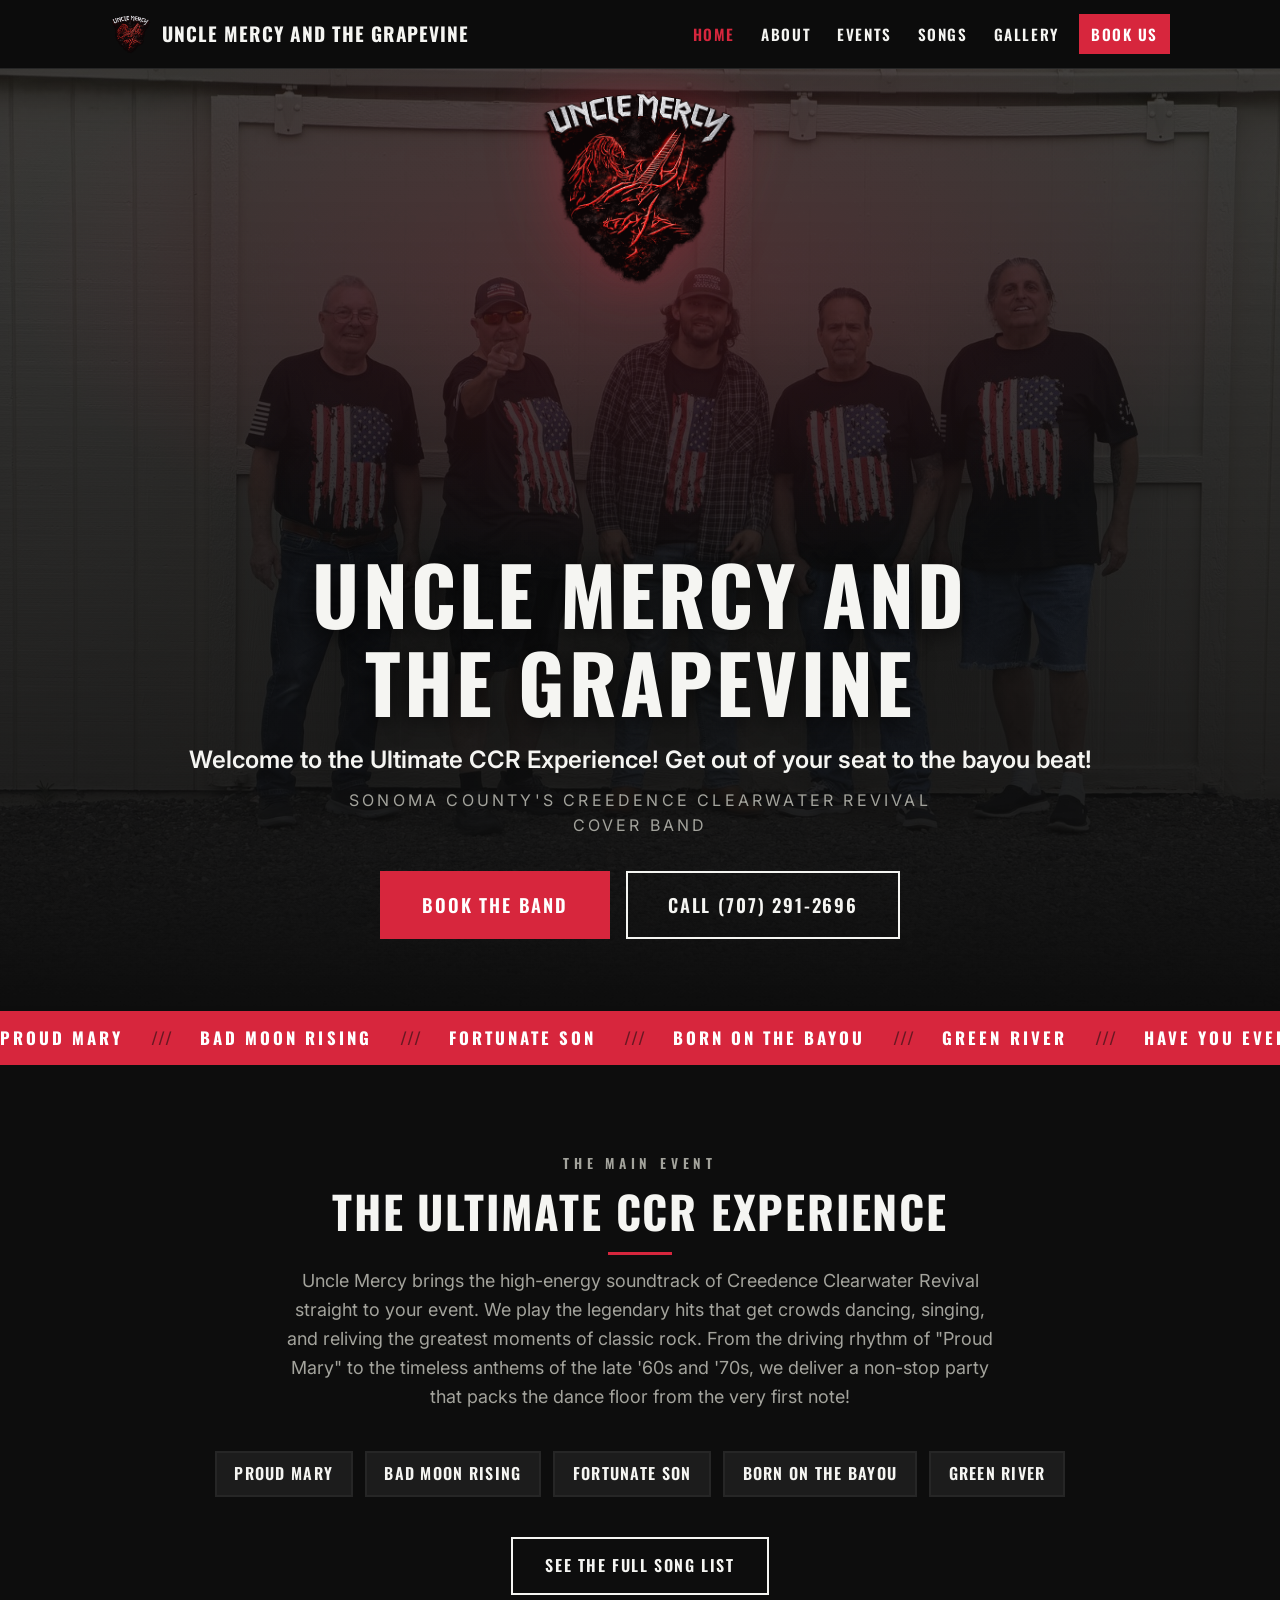
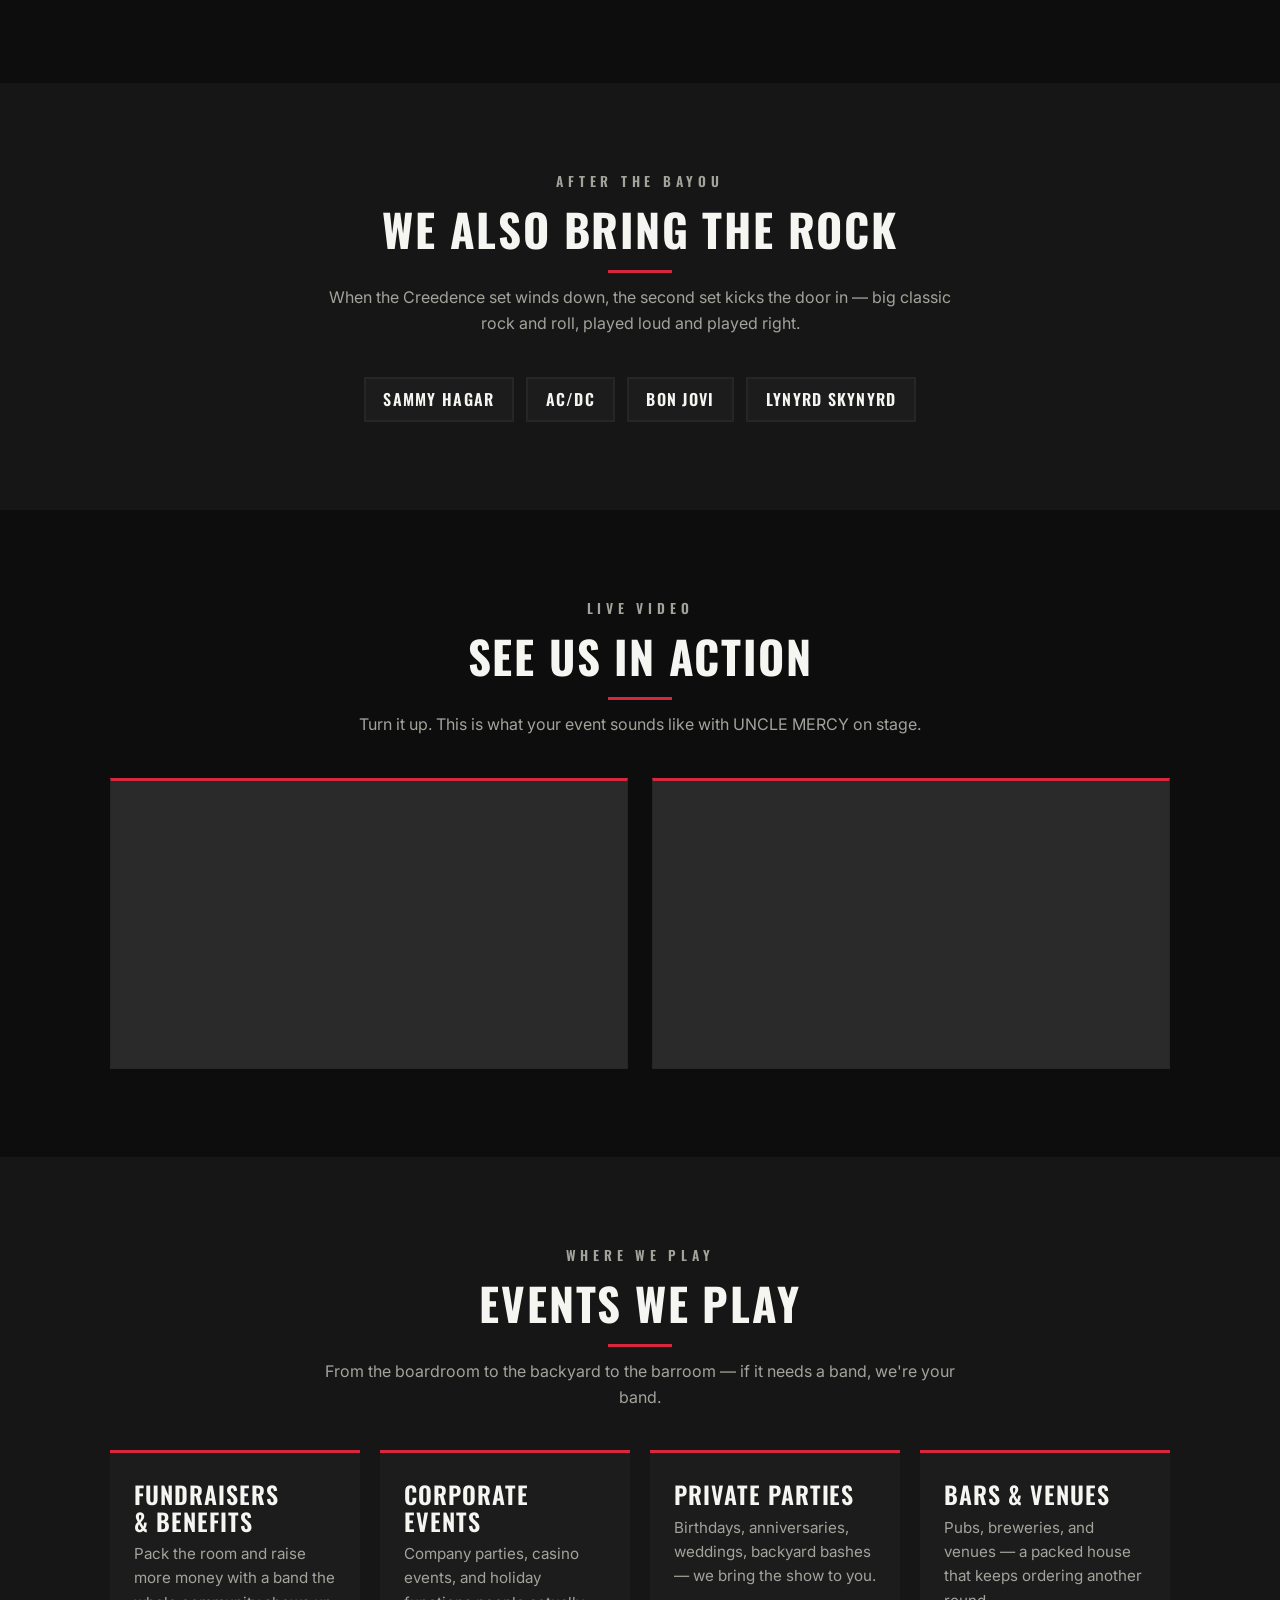
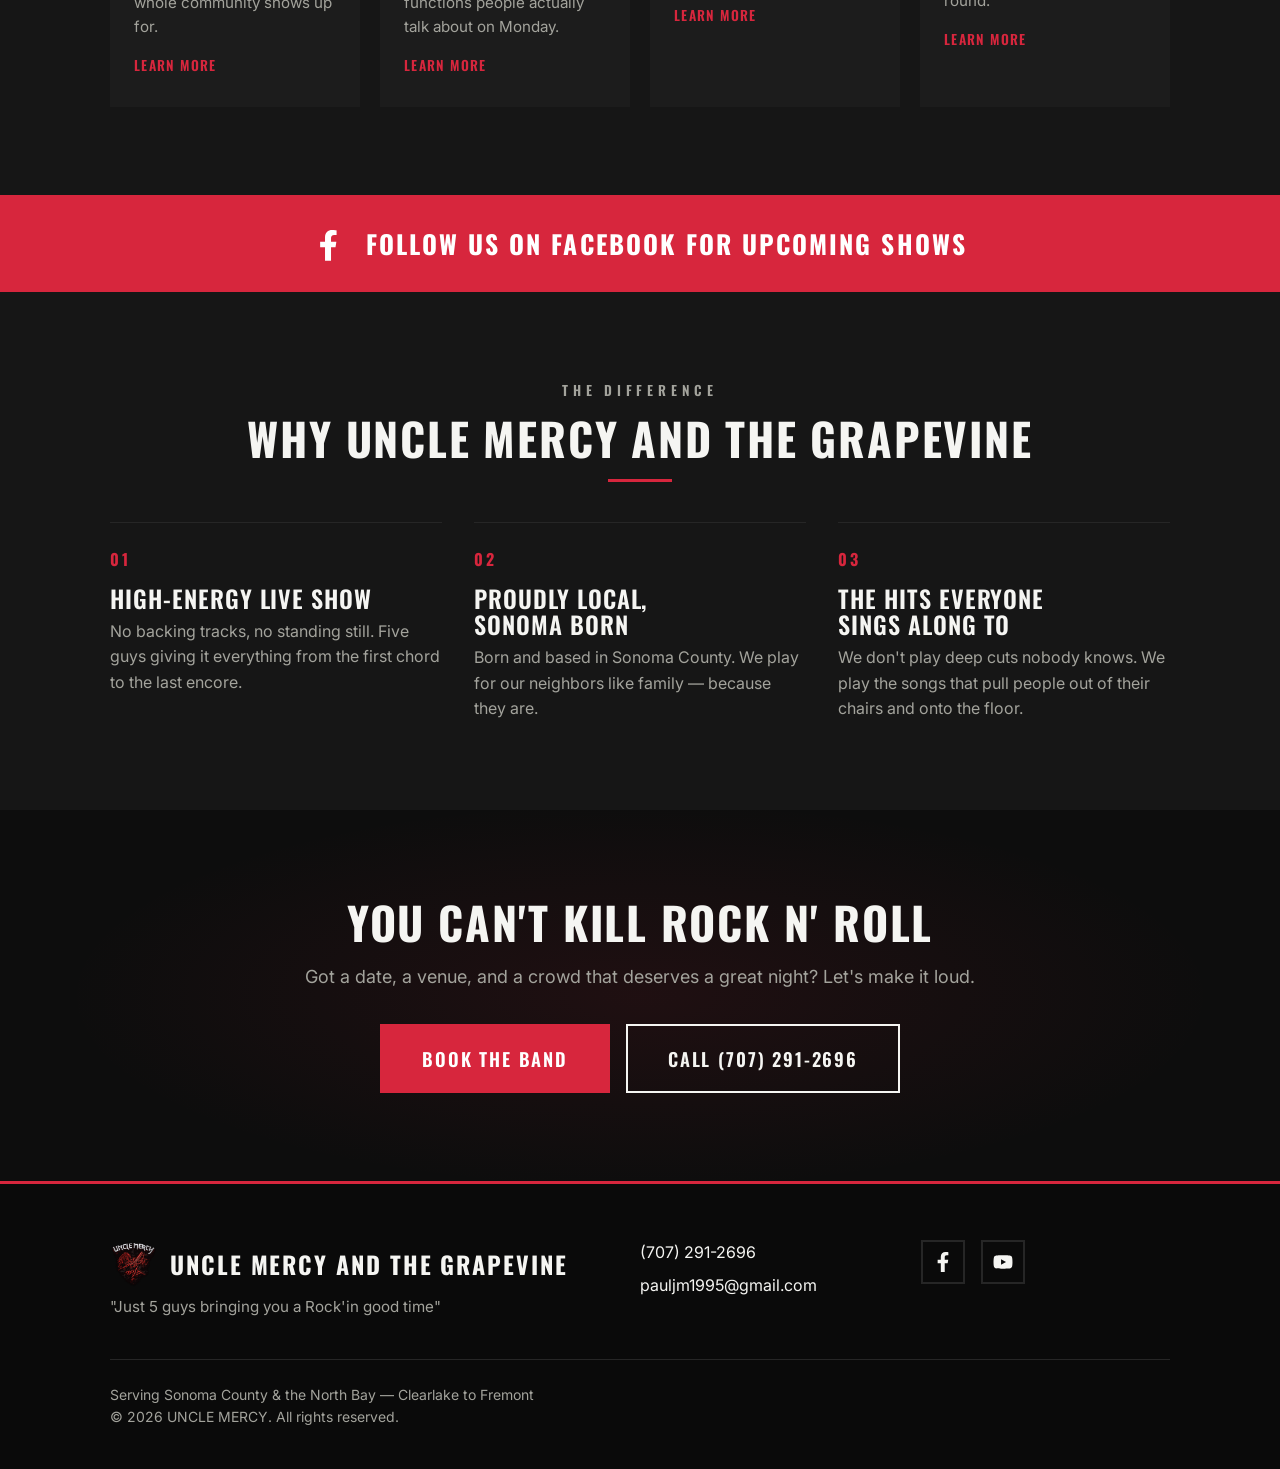
<file: index.html>
<!DOCTYPE html>
<html lang="en">
<head>
  <meta charset="UTF-8">
  <meta name="viewport" content="width=device-width, initial-scale=1.0">
  <title>UNCLE MERCY AND THE GRAPEVINE | The Ultimate CCR Experience | Sonoma County, CA</title>
  <meta name="description" content="UNCLE MERCY AND THE GRAPEVINE is Sonoma County's Creedence Clearwater Revival cover band — Proud Mary, Bad Moon Rising, Fortunate Son, plus 80s &amp; 90s rock. Live band for hire from Santa Rosa to the North Bay. Call (707) 291-2696.">
  <meta property="og:title" content="UNCLE MERCY AND THE GRAPEVINE | The Ultimate CCR Experience | Sonoma County, CA">
  <meta property="og:description" content="Get out of your seat to the bayou beat! Sonoma County's CCR cover band — book us for your wedding, festival, corporate event, casino, pub, or private party.">
  <meta property="og:type" content="website">
  <meta property="og:url" content="https://mathias1-creator.github.io/Uncle-Mercy-/">
  <meta property="og:image" content="https://mathias1-creator.github.io/Uncle-Mercy-/img/band.jpg">
  <meta name="theme-color" content="#0d0d0d">
  <link rel="canonical" href="https://mathias1-creator.github.io/Uncle-Mercy-/">
  <link rel="icon" type="image/svg+xml" href="favicon.svg">
  <link rel="preload" as="image" href="img/band.jpg">
  <link rel="preconnect" href="https://fonts.googleapis.com">
  <link rel="preconnect" href="https://fonts.gstatic.com" crossorigin>
  <link href="https://fonts.googleapis.com/css2?family=Oswald:wght@600;700&family=Inter:wght@400;600&display=swap" rel="stylesheet">
  <link rel="stylesheet" href="styles.css">
  <script type="application/ld+json">
  {
    "@context": "https://schema.org",
    "@type": "MusicGroup",
    "name": "UNCLE MERCY AND THE GRAPEVINE",
    "description": "5-piece Creedence Clearwater Revival cover band, also playing 80s and 90s rock and roll. Based in Sonoma County, CA.",
    "genre": ["Rock", "Classic Rock", "Roots Rock", "80s Rock", "90s Rock"],
    "areaServed": "Sonoma County and the North Bay, California — Clearlake to Fremont",
    "telephone": "+1-707-291-2696",
    "email": "pauljm1995@gmail.com",
    "sameAs": [
      "https://www.facebook.com/p/Uncle-Mercy-100066839078854/",
      "https://www.youtube.com/@UncleMercyOfficial"
    ]
  }
  </script>
</head>
<body>

  <header class="site-header">
    <div class="container header-inner">
      <a class="brand" href="index.html" aria-label="UNCLE MERCY AND THE GRAPEVINE — home">
        <img src="img/logo-small.png" alt="UNCLE MERCY AND THE GRAPEVINE logo" width="42" height="43">
        <span>Uncle Mercy and The Grapevine</span>
      </a>
      <nav class="nav" id="site-nav" aria-label="Main navigation">
        <ul>
          <li><a href="index.html" aria-current="page">Home</a></li>
          <li><a href="about.html">About</a></li>
          <li><a href="events.html">Events</a></li>
          <li><a href="songs.html">Songs</a></li>
          <li><a href="gallery.html">Gallery</a></li>
          <li><a class="nav-cta" href="contact.html">Book Us</a></li>
        </ul>
      </nav>
      <a class="header-phone" href="tel:+17072912696">(707) 291-2696</a>
      <button class="menu-toggle" aria-expanded="false" aria-controls="site-nav" aria-label="Toggle menu">
        <span></span><span></span><span></span>
      </button>
    </div>
  </header>

  <main>

    <section class="hero">
      <div class="container">
        <img class="hero-logo" src="img/logo.png" alt="UNCLE MERCY AND THE GRAPEVINE — band logo with red skeleton guitarist" width="886" height="900">
        <h1>Uncle Mercy and The Grapevine</h1>
        <p class="tagline">Welcome to the Ultimate CCR Experience! Get out of your seat to the bayou beat!</p>
        <p class="subhead">Sonoma County's Creedence Clearwater Revival Cover Band</p>
        <div class="btn-row">
          <a class="btn btn-lg" href="contact.html">Book the Band</a>
          <a class="btn btn-outline btn-lg" href="tel:+17072912696">Call (707) 291-2696</a>
        </div>
      </div>
    </section>

    <div class="marquee" aria-hidden="true" style="display:none">
      <div class="marquee-track">
        <span>Proud Mary</span><span>Bad Moon Rising</span><span>Fortunate Son</span><span>Born on the Bayou</span><span>Green River</span><span>Have You Ever Seen the Rain</span>
        <span>Proud Mary</span><span>Bad Moon Rising</span><span>Fortunate Son</span><span>Born on the Bayou</span><span>Green River</span><span>Have You Ever Seen the Rain</span>
      </div>
    </div>

    <section class="section">
      <div class="container">
        <div class="section-head">
          <p class="kicker">The Main Event</p>
          <h2>The Ultimate CCR Experience</h2>
          <hr class="rule">
          <p class="lead">Uncle Mercy brings the high-energy soundtrack of Creedence Clearwater Revival straight to your event. We play the legendary hits that get crowds dancing, singing, and reliving the greatest moments of classic rock. From the driving rhythm of "Proud Mary" to the timeless anthems of the late '60s and '70s, we deliver a non-stop party that packs the dance floor from the very first note!</p>
        </div>
        <ul class="chips" role="list">
          <li class="chip">Proud Mary</li>
          <li class="chip">Bad Moon Rising</li>
          <li class="chip">Fortunate Son</li>
          <li class="chip">Born on the Bayou</li>
          <li class="chip">Green River</li>
        </ul>
        <div class="btn-row btn-row-center" style="margin-top:2.5rem">
          <a class="btn btn-outline" href="songs.html">See the Full Song List</a>
        </div>
      </div>
    </section>

    <section class="section section-alt">
      <div class="container">
        <div class="section-head">
          <p class="kicker">After the Bayou</p>
          <h2>We Also Bring the Rock</h2>
          <hr class="rule">
          <p>When the Creedence set winds down, the second set kicks the door in — big classic rock and roll, played loud and played right.</p>
        </div>
        <ul class="chips" role="list">
          <li class="chip">Sammy Hagar</li>
          <li class="chip">AC/DC</li>
          <li class="chip">Bon Jovi</li>
          <li class="chip">Lynyrd Skynyrd</li>
        </ul>
      </div>
    </section>

    <section class="section">
      <div class="container">
        <div class="section-head">
          <p class="kicker">Live Video</p>
          <h2>See Us In Action</h2>
          <hr class="rule">
          <p>Turn it up. This is what your event sounds like with UNCLE MERCY on stage.</p>
        </div>
        <div class="video-grid">
          <div class="video-frame">
            <iframe src="https://www.youtube.com/embed/pvh8zXBluq4" title="UNCLE MERCY live performance video 1" loading="lazy" allow="accelerometer; autoplay; clipboard-write; encrypted-media; gyroscope; picture-in-picture" allowfullscreen></iframe>
          </div>
          <div class="video-frame">
            <iframe src="https://www.youtube.com/embed/_DEIPv-gSc8" title="UNCLE MERCY live performance video 2" loading="lazy" allow="accelerometer; autoplay; clipboard-write; encrypted-media; gyroscope; picture-in-picture" allowfullscreen></iframe>
          </div>
        </div>
      </div>
    </section>

    <section class="section section-alt">
      <div class="container">
        <div class="section-head">
          <p class="kicker">Where We Play</p>
          <h2>Events We Play</h2>
          <hr class="rule">
          <p>From the boardroom to the backyard to the barroom — if it needs a band, we're your band.</p>
        </div>
        <div class="card-grid">
          <a class="event-card" href="events.html#fundraisers">
            <h3>Fundraisers &amp; Benefits</h3>
            <p>Pack the room and raise more money with a band the whole community shows up for.</p>
            <span class="more">Learn more</span>
          </a>
          <a class="event-card" href="events.html#corporate">
            <h3>Corporate Events</h3>
            <p>Company parties, casino events, and holiday functions people actually talk about on Monday.</p>
            <span class="more">Learn more</span>
          </a>
          <a class="event-card" href="events.html#private">
            <h3>Private Parties</h3>
            <p>Birthdays, anniversaries, weddings, backyard bashes — we bring the show to you.</p>
            <span class="more">Learn more</span>
          </a>
          <a class="event-card" href="events.html#venues">
            <h3>Bars &amp; Venues</h3>
            <p>Pubs, breweries, and venues — a packed house that keeps ordering another round.</p>
            <span class="more">Learn more</span>
          </a>
        </div>
      </div>
    </section>

    <a class="fb-banner" href="https://www.facebook.com/p/Uncle-Mercy-100066839078854/" target="_blank" rel="noopener">
      <svg viewBox="0 0 320 512" aria-hidden="true" focusable="false"><path d="M279.14 288l14.22-92.66h-88.91v-60.13c0-25.35 12.42-50.06 52.24-50.06h40.42V6.26S260.43 0 225.36 0c-73.22 0-121.08 44.38-121.08 124.72v70.62H22.89V288h81.39v224h100.17V288z"/></svg>
      Follow us on Facebook for upcoming shows
    </a>

    <section class="section section-alt">
      <div class="container">
        <div class="section-head">
          <p class="kicker">The Difference</p>
          <h2>Why Uncle Mercy and The Grapevine</h2>
          <hr class="rule">
        </div>
        <div class="trio">
          <div>
            <span class="num">01</span>
            <h3>High-Energy Live Show</h3>
            <p>No backing tracks, no standing still. Five guys giving it everything from the first chord to the last encore.</p>
          </div>
          <div>
            <span class="num">02</span>
            <h3>Proudly Local, Sonoma Born</h3>
            <p>Born and based in Sonoma County. We play for our neighbors like family — because they are.</p>
          </div>
          <div>
            <span class="num">03</span>
            <h3>The Hits Everyone Sings Along To</h3>
            <p>We don't play deep cuts nobody knows. We play the songs that pull people out of their chairs and onto the floor.</p>
          </div>
        </div>
      </div>
    </section>

    <section class="section cta-final">
      <div class="container">
        <h2>You Can't Kill Rock N' Roll</h2>
        <p class="lead">Got a date, a venue, and a crowd that deserves a great night? Let's make it loud.</p>
        <div class="btn-row btn-row-center">
          <a class="btn btn-lg" href="contact.html">Book the Band</a>
          <a class="btn btn-outline btn-lg" href="tel:+17072912696">Call (707) 291-2696</a>
        </div>
      </div>
    </section>

  </main>

  <footer class="site-footer">
    <div class="container">
      <div class="footer-grid">
        <div>
          <p class="footer-brand"><img src="img/logo-small.png" alt="" width="48" height="49">Uncle Mercy and The Grapevine</p>
          <p class="footer-tagline">"Just 5 guys bringing you a Rock'in good time"</p>
        </div>
        <ul class="footer-contact">
          <li><a href="tel:+17072912696">(707) 291-2696</a></li>
          <li><a href="mailto:pauljm1995@gmail.com">pauljm1995@gmail.com</a></li>
        </ul>
        <div class="footer-social">
          <a href="https://www.facebook.com/p/Uncle-Mercy-100066839078854/" target="_blank" rel="noopener" aria-label="UNCLE MERCY on Facebook">
            <svg viewBox="0 0 320 512" aria-hidden="true" focusable="false"><path d="M279.14 288l14.22-92.66h-88.91v-60.13c0-25.35 12.42-50.06 52.24-50.06h40.42V6.26S260.43 0 225.36 0c-73.22 0-121.08 44.38-121.08 124.72v70.62H22.89V288h81.39v224h100.17V288z"/></svg>
          </a>
          <a href="https://www.youtube.com/@UncleMercyOfficial" target="_blank" rel="noopener" aria-label="UNCLE MERCY on YouTube">
            <svg viewBox="0 0 576 512" aria-hidden="true" focusable="false"><path d="M549.655 124.083c-6.281-23.65-24.787-42.276-48.284-48.597C458.781 64 288 64 288 64S117.22 64 74.629 75.486c-23.497 6.322-42.003 24.947-48.284 48.597-11.412 42.867-11.412 132.305-11.412 132.305s0 89.438 11.412 132.305c6.281 23.65 24.787 41.5 48.284 47.821C117.22 448 288 448 288 448s170.78 0 213.371-11.486c23.497-6.321 42.003-24.171 48.284-47.821 11.412-42.867 11.412-132.305 11.412-132.305s0-89.438-11.412-132.305zm-317.51 213.508V175.185l142.739 81.205-142.739 81.201z"/></svg>
          </a>
        </div>
      </div>
      <div class="footer-meta">
        <p>Serving Sonoma County &amp; the North Bay — Clearlake to Fremont</p>
        <p>&copy; 2026 UNCLE MERCY. All rights reserved.</p>
      </div>
    </div>
  </footer>

  <div class="mobile-bar">
    <a href="tel:+17072912696">Call</a>
    <a href="sms:+17072912696">Text</a>
  </div>

  <script src="script.js"></script>
</body>
</html>
</file>
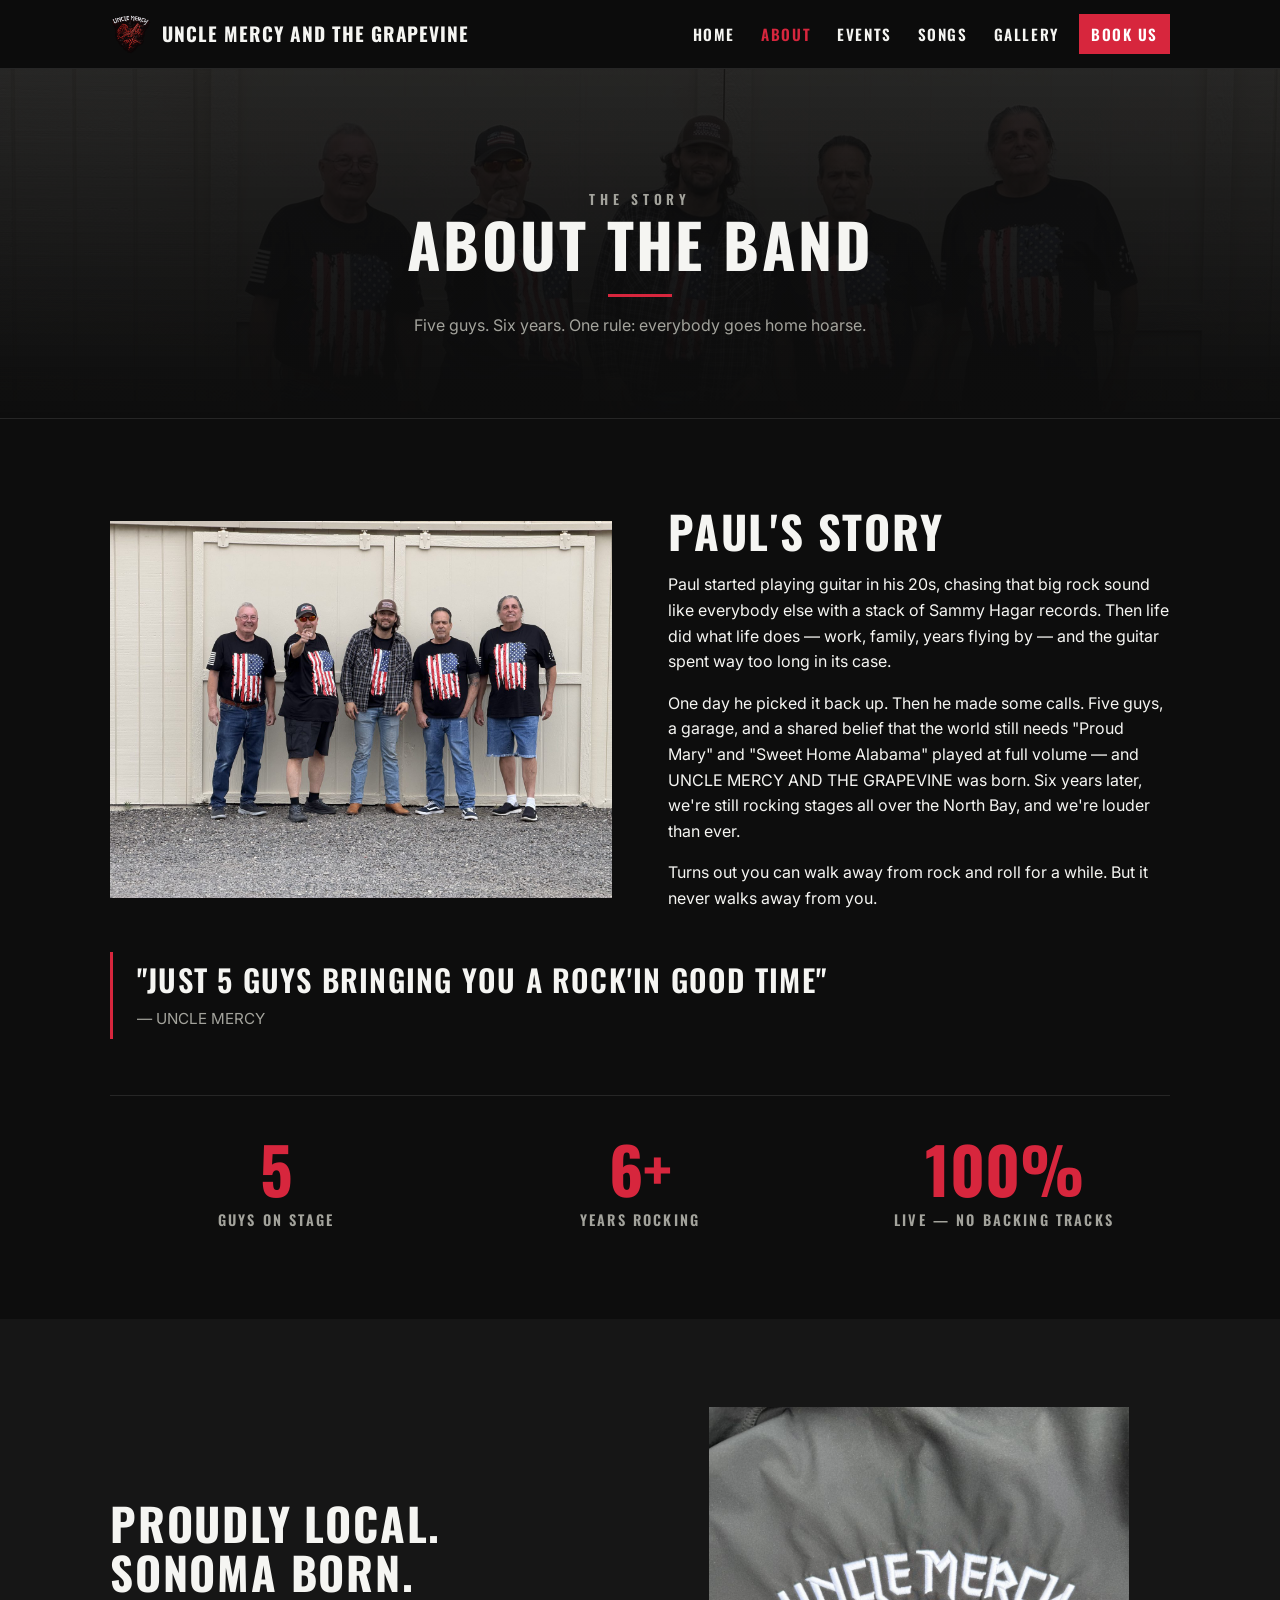
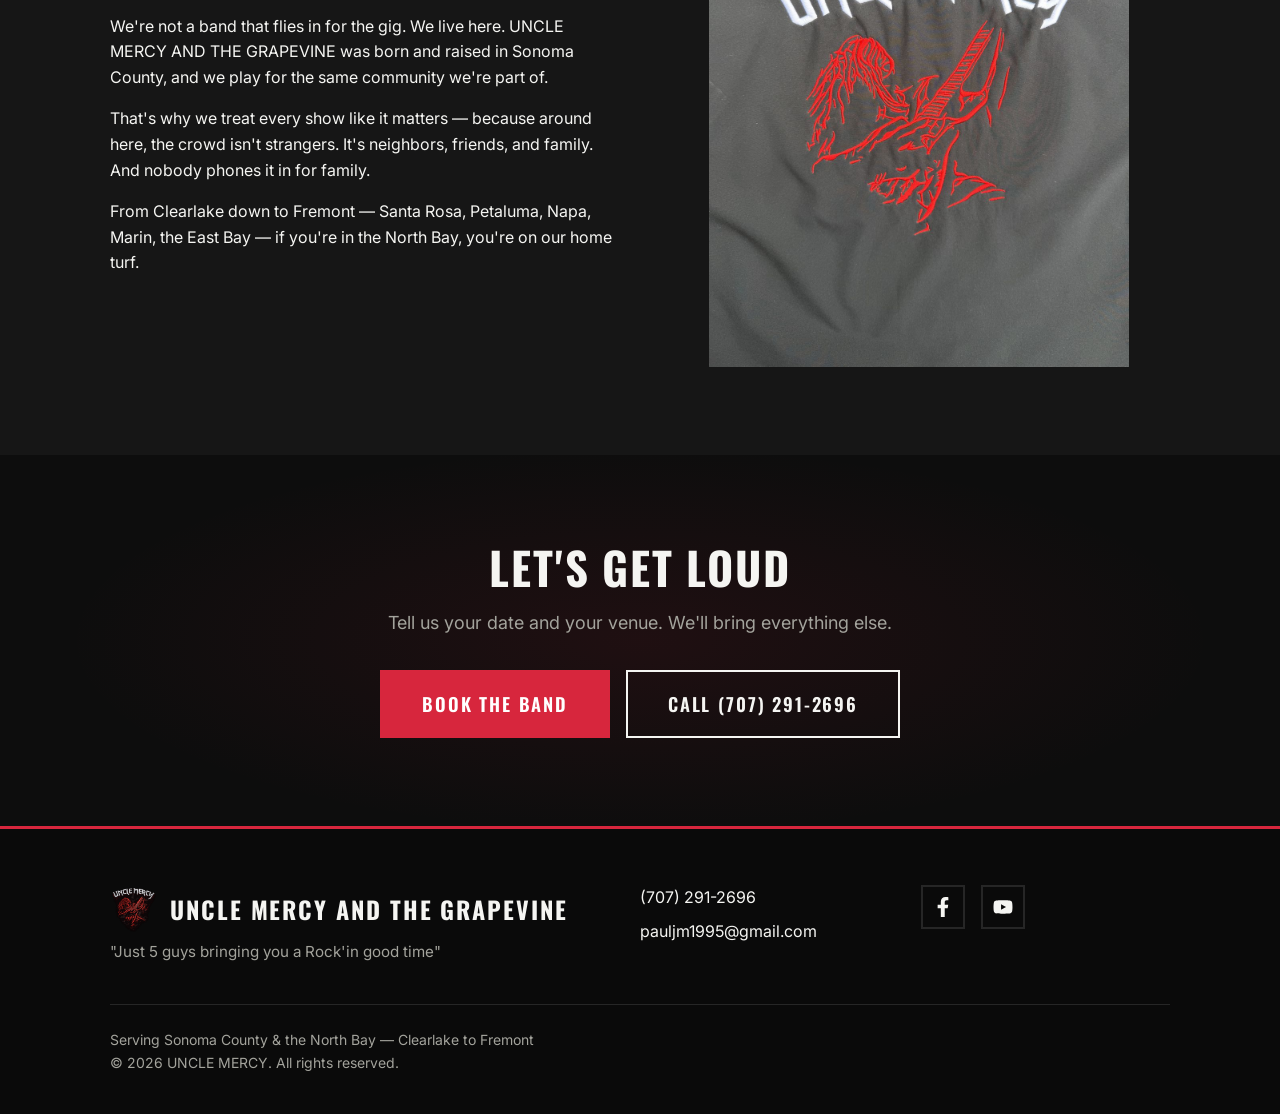
<file: about.html>
<!DOCTYPE html>
<html lang="en">
<head>
  <meta charset="UTF-8">
  <meta name="viewport" content="width=device-width, initial-scale=1.0">
  <title>About UNCLE MERCY AND THE GRAPEVINE | Sonoma County CCR Cover Band</title>
  <meta name="description" content="Meet UNCLE MERCY AND THE GRAPEVINE — a proudly local 5-piece Creedence Clearwater Revival cover band from Sonoma County. Six years of CCR and 80s &amp; 90s rock, from Santa Rosa to the North Bay.">
  <meta property="og:title" content="About UNCLE MERCY AND THE GRAPEVINE | Sonoma County CCR Cover Band">
  <meta property="og:description" content="Paul picked the guitar back up, got the band together, and six years later UNCLE MERCY AND THE GRAPEVINE is still rocking stages across the North Bay.">
  <meta property="og:type" content="website">
  <meta property="og:url" content="https://mathias1-creator.github.io/Uncle-Mercy-/about.html">
  <meta property="og:image" content="https://mathias1-creator.github.io/Uncle-Mercy-/img/band.jpg">
  <meta name="theme-color" content="#0d0d0d">
  <link rel="canonical" href="https://mathias1-creator.github.io/Uncle-Mercy-/about.html">
  <link rel="icon" type="image/svg+xml" href="favicon.svg">
  <link rel="preconnect" href="https://fonts.googleapis.com">
  <link rel="preconnect" href="https://fonts.gstatic.com" crossorigin>
  <link href="https://fonts.googleapis.com/css2?family=Oswald:wght@600;700&family=Inter:wght@400;600&display=swap" rel="stylesheet">
  <link rel="stylesheet" href="styles.css">
</head>
<body>

  <header class="site-header">
    <div class="container header-inner">
      <a class="brand" href="index.html" aria-label="UNCLE MERCY AND THE GRAPEVINE — home">
        <img src="img/logo-small.png" alt="UNCLE MERCY AND THE GRAPEVINE logo" width="42" height="43">
        <span>Uncle Mercy and The Grapevine</span>
      </a>
      <nav class="nav" id="site-nav" aria-label="Main navigation">
        <ul>
          <li><a href="index.html">Home</a></li>
          <li><a href="about.html" aria-current="page">About</a></li>
          <li><a href="events.html">Events</a></li>
          <li><a href="songs.html">Songs</a></li>
          <li><a href="gallery.html">Gallery</a></li>
          <li><a class="nav-cta" href="contact.html">Book Us</a></li>
        </ul>
      </nav>
      <a class="header-phone" href="tel:+17072912696">(707) 291-2696</a>
      <button class="menu-toggle" aria-expanded="false" aria-controls="site-nav" aria-label="Toggle menu">
        <span></span><span></span><span></span>
      </button>
    </div>
  </header>

  <main>

    <section class="page-hero">
      <div class="container">
        <p class="kicker">The Story</p>
        <h1>About the Band</h1>
        <hr class="rule">
        <p>Five guys. Six years. One rule: everybody goes home hoarse.</p>
      </div>
    </section>

    <section class="section">
      <div class="container">
        <div class="split">
          <figure>
            <img src="img/band.jpg" alt="The five members of UNCLE MERCY standing together in matching band shirts" width="1600" height="1200" loading="lazy">
          </figure>
          <div>
            <h2>Paul's Story</h2>
            <p>Paul started playing guitar in his 20s, chasing that big rock sound like everybody else with a stack of Sammy Hagar records. Then life did what life does — work, family, years flying by — and the guitar spent way too long in its case.</p>
            <p>One day he picked it back up. Then he made some calls. Five guys, a garage, and a shared belief that the world still needs "Proud Mary" and "Sweet Home Alabama" played at full volume — and UNCLE MERCY AND THE GRAPEVINE was born. Six years later, we're still rocking stages all over the North Bay, and we're louder than ever.</p>
            <p>Turns out you can walk away from rock and roll for a while. But it never walks away from you.</p>
          </div>
        </div>

        <blockquote class="pull-quote">
          <p>"Just 5 guys bringing you a Rock'in good time"</p>
          <cite>— UNCLE MERCY</cite>
        </blockquote>

        <div class="stats">
          <div>
            <span class="stat-num">5</span>
            <span class="stat-label">Guys on stage</span>
          </div>
          <div>
            <span class="stat-num">6+</span>
            <span class="stat-label">Years rocking</span>
          </div>
          <div>
            <span class="stat-num">100%</span>
            <span class="stat-label">Live — no backing tracks</span>
          </div>
        </div>
      </div>
    </section>

    <section class="section section-alt">
      <div class="container">
        <div class="split split-flip">
          <figure class="portrait">
            <img src="img/logo-embroidery.jpg" alt="UNCLE MERCY logo embroidered on a black band jacket" width="1050" height="1400" loading="lazy">
          </figure>
          <div>
            <h2>Proudly Local. Sonoma Born.</h2>
            <p>We're not a band that flies in for the gig. We live here. UNCLE MERCY AND THE GRAPEVINE was born and raised in Sonoma County, and we play for the same community we're part of.</p>
            <p>That's why we treat every show like it matters — because around here, the crowd isn't strangers. It's neighbors, friends, and family. And nobody phones it in for family.</p>
            <p>From Clearlake down to Fremont — Santa Rosa, Petaluma, Napa, Marin, the East Bay — if you're in the North Bay, you're on our home turf.</p>
          </div>
        </div>
      </div>
    </section>

    <section class="section cta-final">
      <div class="container">
        <h2>Let's Get Loud</h2>
        <p class="lead">Tell us your date and your venue. We'll bring everything else.</p>
        <div class="btn-row btn-row-center">
          <a class="btn btn-lg" href="contact.html">Book the Band</a>
          <a class="btn btn-outline btn-lg" href="tel:+17072912696">Call (707) 291-2696</a>
        </div>
      </div>
    </section>

  </main>

  <footer class="site-footer">
    <div class="container">
      <div class="footer-grid">
        <div>
          <p class="footer-brand"><img src="img/logo-small.png" alt="" width="48" height="49">Uncle Mercy and The Grapevine</p>
          <p class="footer-tagline">"Just 5 guys bringing you a Rock'in good time"</p>
        </div>
        <ul class="footer-contact">
          <li><a href="tel:+17072912696">(707) 291-2696</a></li>
          <li><a href="mailto:pauljm1995@gmail.com">pauljm1995@gmail.com</a></li>
        </ul>
        <div class="footer-social">
          <a href="https://www.facebook.com/p/Uncle-Mercy-100066839078854/" target="_blank" rel="noopener" aria-label="UNCLE MERCY on Facebook">
            <svg viewBox="0 0 320 512" aria-hidden="true" focusable="false"><path d="M279.14 288l14.22-92.66h-88.91v-60.13c0-25.35 12.42-50.06 52.24-50.06h40.42V6.26S260.43 0 225.36 0c-73.22 0-121.08 44.38-121.08 124.72v70.62H22.89V288h81.39v224h100.17V288z"/></svg>
          </a>
          <a href="https://www.youtube.com/@UncleMercyOfficial" target="_blank" rel="noopener" aria-label="UNCLE MERCY on YouTube">
            <svg viewBox="0 0 576 512" aria-hidden="true" focusable="false"><path d="M549.655 124.083c-6.281-23.65-24.787-42.276-48.284-48.597C458.781 64 288 64 288 64S117.22 64 74.629 75.486c-23.497 6.322-42.003 24.947-48.284 48.597-11.412 42.867-11.412 132.305-11.412 132.305s0 89.438 11.412 132.305c6.281 23.65 24.787 41.5 48.284 47.821C117.22 448 288 448 288 448s170.78 0 213.371-11.486c23.497-6.321 42.003-24.171 48.284-47.821 11.412-42.867 11.412-132.305 11.412-132.305s0-89.438-11.412-132.305zm-317.51 213.508V175.185l142.739 81.205-142.739 81.201z"/></svg>
          </a>
        </div>
      </div>
      <div class="footer-meta">
        <p>Serving Sonoma County &amp; the North Bay — Clearlake to Fremont</p>
        <p>&copy; 2026 UNCLE MERCY. All rights reserved.</p>
      </div>
    </div>
  </footer>

  <div class="mobile-bar">
    <a href="tel:+17072912696">Call</a>
    <a href="sms:+17072912696">Text</a>
  </div>

  <script src="script.js"></script>
</body>
</html>
</file>
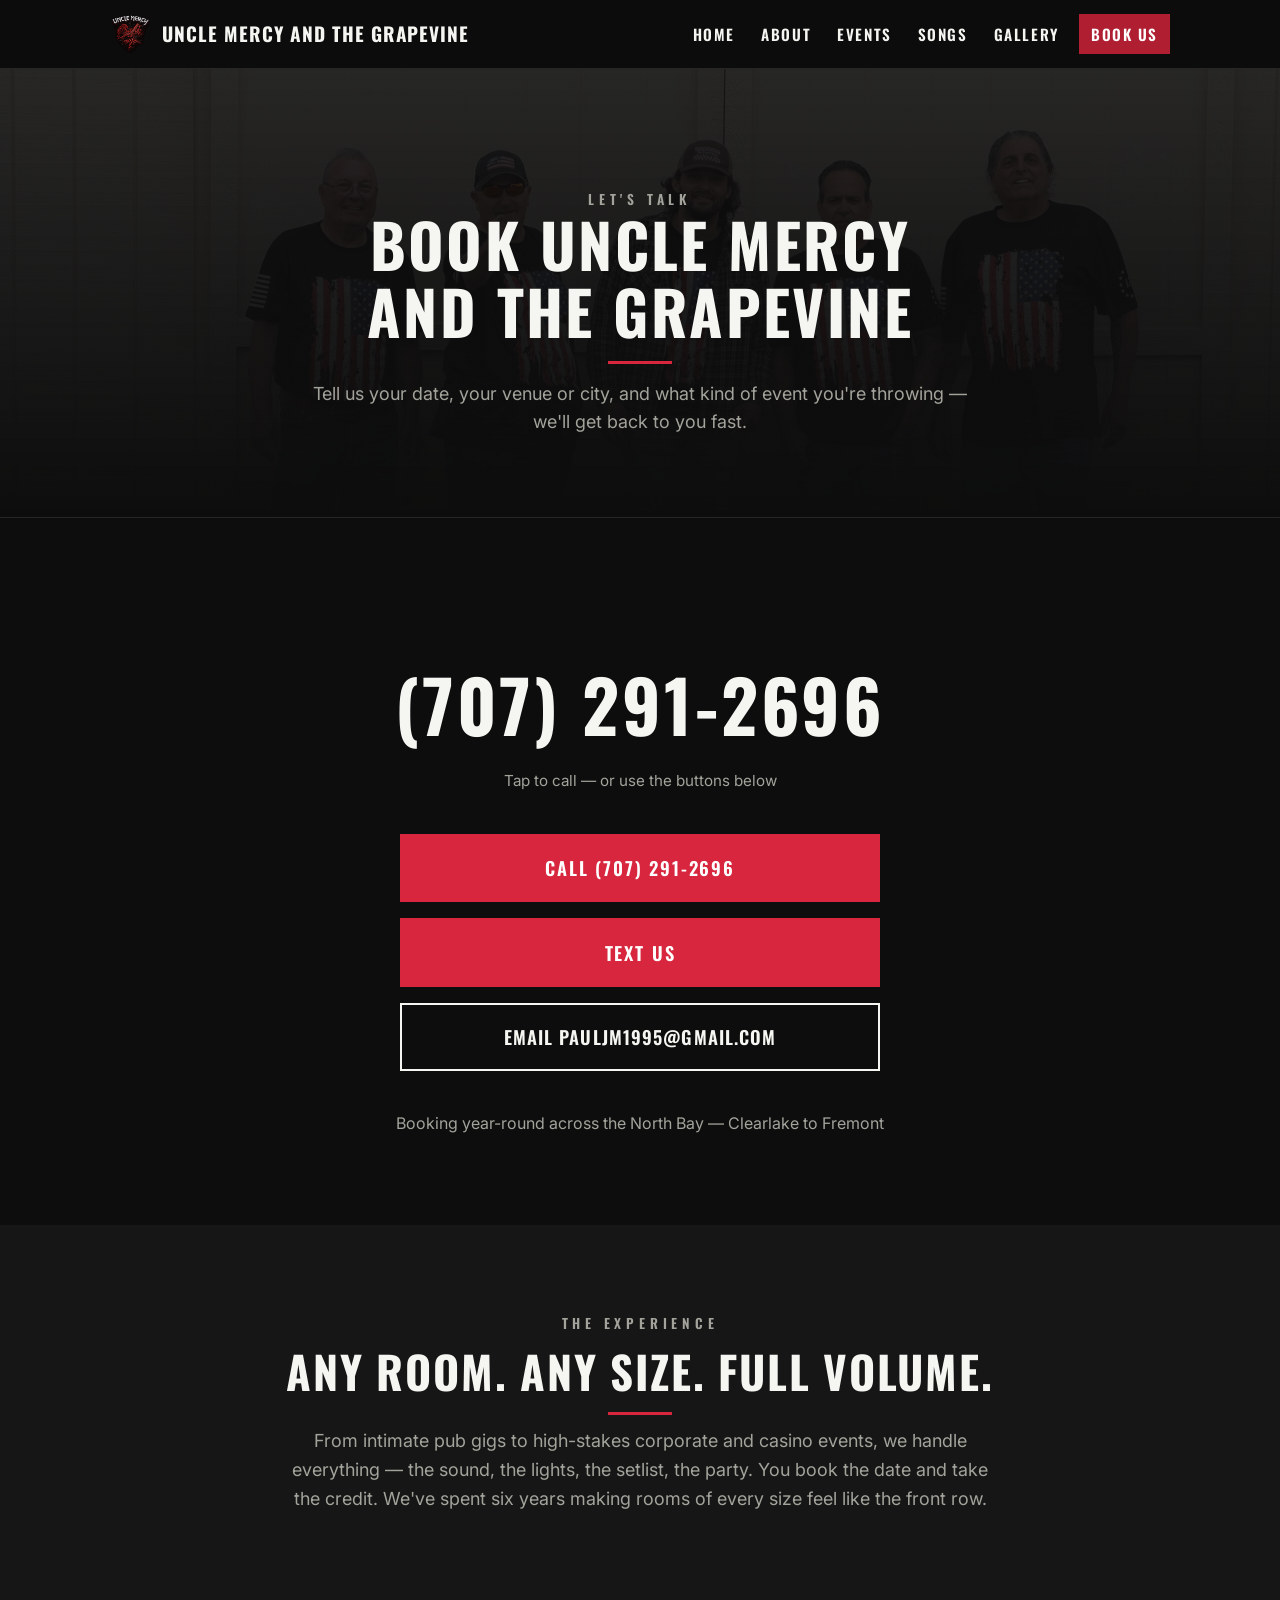
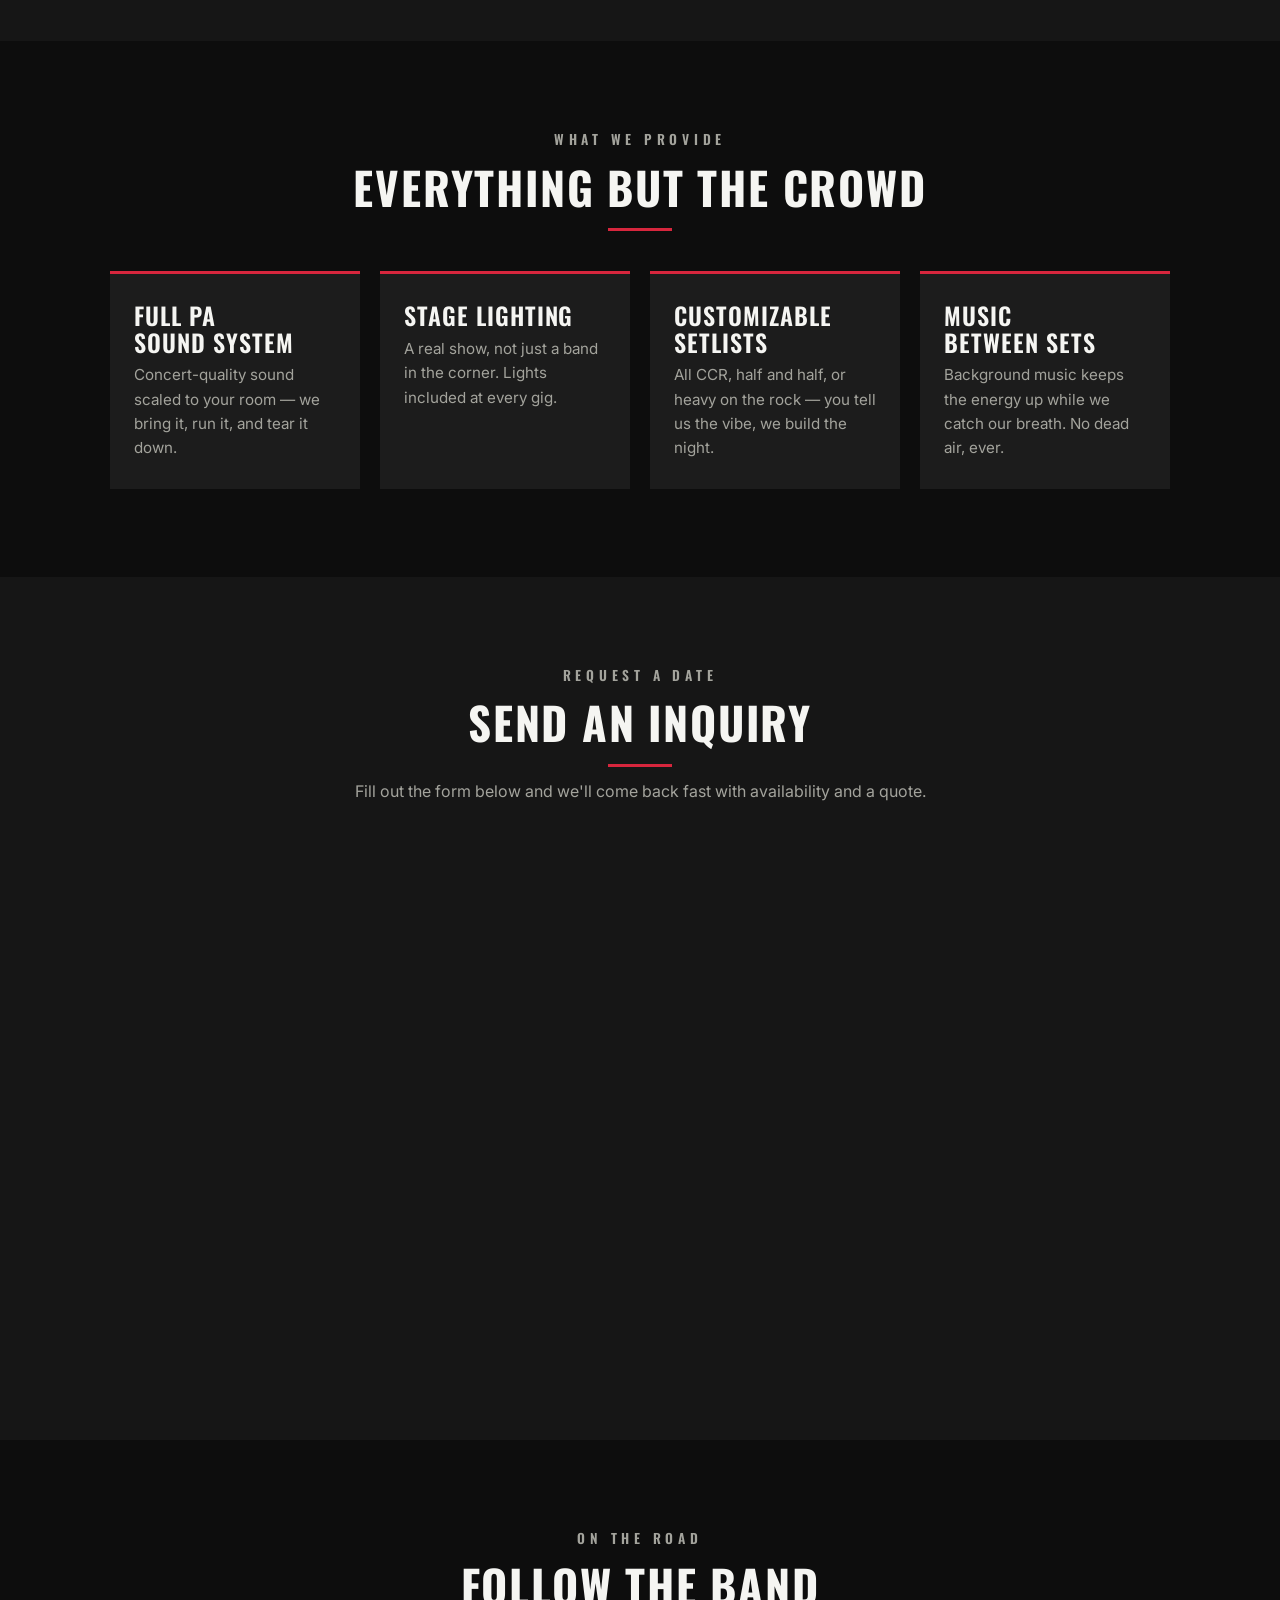
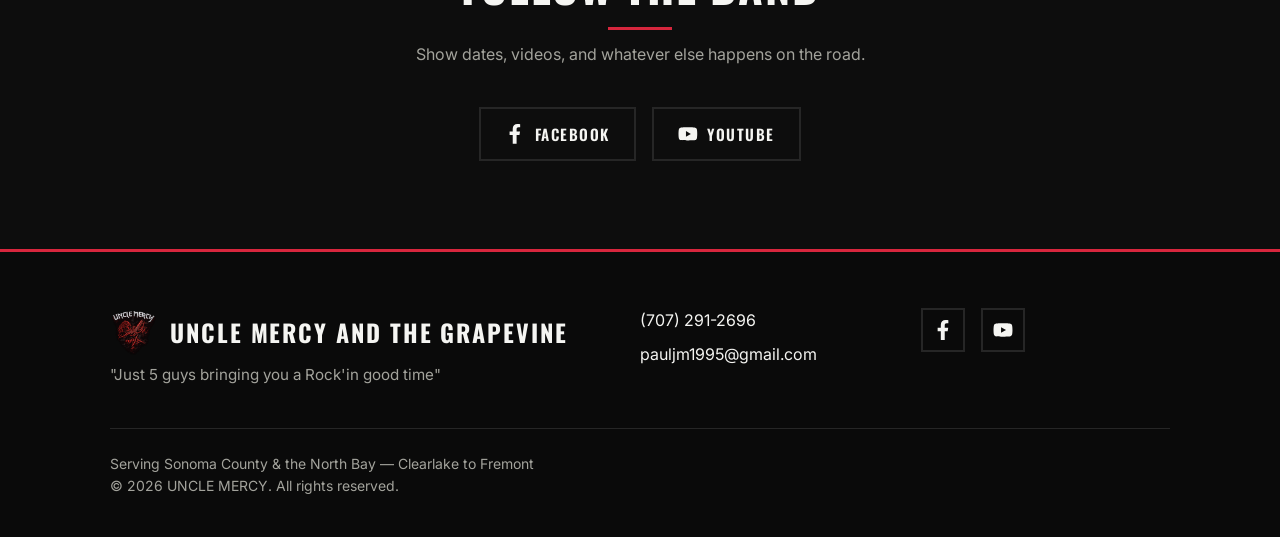
<file: contact.html>
<!DOCTYPE html>
<html lang="en">
<head>
  <meta charset="UTF-8">
  <meta name="viewport" content="width=device-width, initial-scale=1.0">
  <title>Book UNCLE MERCY AND THE GRAPEVINE | Wedding, Corporate &amp; Casino Event Band, Sonoma County</title>
  <meta name="description" content="Book UNCLE MERCY AND THE GRAPEVINE — Sonoma County's Creedence cover band — for your wedding, festival, corporate or casino event, pub, or private party. Call or text (707) 291-2696. Serving Clearlake to Fremont.">
  <meta property="og:title" content="Book UNCLE MERCY AND THE GRAPEVINE | Wedding, Corporate &amp; Casino Event Band, Sonoma County">
  <meta property="og:description" content="Booking year-round across the North Bay — Clearlake to Fremont. Call, text, or email and let's make your event loud.">
  <meta property="og:type" content="website">
  <meta property="og:url" content="https://mathias1-creator.github.io/Uncle-Mercy-/contact.html">
  <meta property="og:image" content="https://mathias1-creator.github.io/Uncle-Mercy-/img/band.jpg">
  <meta name="theme-color" content="#0d0d0d">
  <link rel="canonical" href="https://mathias1-creator.github.io/Uncle-Mercy-/contact.html">
  <link rel="icon" type="image/svg+xml" href="favicon.svg">
  <link rel="preconnect" href="https://fonts.googleapis.com">
  <link rel="preconnect" href="https://fonts.gstatic.com" crossorigin>
  <link href="https://fonts.googleapis.com/css2?family=Oswald:wght@600;700&family=Inter:wght@400;600&display=swap" rel="stylesheet">
  <link rel="stylesheet" href="styles.css">
</head>
<body>

  <header class="site-header">
    <div class="container header-inner">
      <a class="brand" href="index.html" aria-label="UNCLE MERCY AND THE GRAPEVINE — home">
        <img src="img/logo-small.png" alt="UNCLE MERCY AND THE GRAPEVINE logo" width="42" height="43">
        <span>Uncle Mercy and The Grapevine</span>
      </a>
      <nav class="nav" id="site-nav" aria-label="Main navigation">
        <ul>
          <li><a href="index.html">Home</a></li>
          <li><a href="about.html">About</a></li>
          <li><a href="events.html">Events</a></li>
          <li><a href="songs.html">Songs</a></li>
          <li><a href="gallery.html">Gallery</a></li>
          <li><a class="nav-cta" href="contact.html" aria-current="page">Book Us</a></li>
        </ul>
      </nav>
      <a class="header-phone" href="tel:+17072912696">(707) 291-2696</a>
      <button class="menu-toggle" aria-expanded="false" aria-controls="site-nav" aria-label="Toggle menu">
        <span></span><span></span><span></span>
      </button>
    </div>
  </header>

  <main>

    <section class="page-hero">
      <div class="container">
        <p class="kicker">Let's Talk</p>
        <h1>Book Uncle Mercy and The Grapevine</h1>
        <hr class="rule">
        <p class="lead">Tell us your date, your venue or city, and what kind of event you're throwing — we'll get back to you fast.</p>
      </div>
    </section>

    <section class="section">
      <div class="container">
        <a class="phone-xl" href="tel:+17072912696">(707) 291-2696</a>
        <p class="phone-xl-sub">Tap to call — or use the buttons below</p>

        <div class="contact-actions">
          <a class="btn btn-lg" href="tel:+17072912696">Call (707) 291-2696</a>
          <a class="btn btn-lg" href="sms:+17072912696">Text Us</a>
          <a class="btn btn-outline btn-lg btn-email" href="mailto:pauljm1995@gmail.com">Email pauljm1995@gmail.com</a>
        </div>

        <div class="section-head" style="margin-bottom:0">
          <p>Booking year-round across the North Bay — Clearlake to Fremont</p>
        </div>
      </div>
    </section>

    <section class="section section-alt">
      <div class="container">
        <div class="section-head">
          <p class="kicker">The Experience</p>
          <h2>Any Room. Any Size. Full Volume.</h2>
          <hr class="rule">
          <p class="lead">From intimate pub gigs to high-stakes corporate and casino events, we handle everything — the sound, the lights, the setlist, the party. You book the date and take the credit. We've spent six years making rooms of every size feel like the front row.</p>
        </div>
      </div>
    </section>

    <section class="section">
      <div class="container">
        <div class="section-head">
          <p class="kicker">What We Provide</p>
          <h2>Everything but the Crowd</h2>
          <hr class="rule">
        </div>
        <div class="provide-grid">
          <div class="provide-card">
            <h3>Full PA Sound System</h3>
            <p>Concert-quality sound scaled to your room — we bring it, run it, and tear it down.</p>
          </div>
          <div class="provide-card">
            <h3>Stage Lighting</h3>
            <p>A real show, not just a band in the corner. Lights included at every gig.</p>
          </div>
          <div class="provide-card">
            <h3>Customizable Setlists</h3>
            <p>All CCR, half and half, or heavy on the rock — you tell us the vibe, we build the night.</p>
          </div>
          <div class="provide-card">
            <h3>Music Between Sets</h3>
            <p>Background music keeps the energy up while we catch our breath. No dead air, ever.</p>
          </div>
        </div>
      </div>
    </section>

    <section class="section section-alt" id="inquiry">
      <div class="container">
        <div class="section-head">
          <p class="kicker">Request a Date</p>
          <h2>Send an Inquiry</h2>
          <hr class="rule">
          <p>Fill out the form below and we'll come back fast with availability and a quote.</p>
        </div>
        <div class="tally-embed-wrap">
          <iframe data-tally-src="https://tally.so/embed/VLyGJg?alignLeft=1&hideTitle=1&transparentBackground=1&dynamicHeight=1"
                  loading="lazy" width="100%" height="500" frameborder="0" marginheight="0" marginwidth="0"
                  title="Book Uncle Mercy and The Grapevine — inquiry form"></iframe>
        </div>
        <script>
          var d = document, w = "https://tally.so/widgets/embed.js",
            v = function () {
              "undefined" != typeof Tally ? Tally.loadEmbeds() : d.querySelectorAll("iframe[data-tally-src]:not([src])").forEach(function (e) { e.src = e.dataset.tallySrc; });
            };
          if ("undefined" != typeof Tally) v();
          else if (d.querySelector('script[src="' + w + '"]') == null) {
            var s = d.createElement("script");
            s.src = w; s.onload = v; s.onerror = v; d.body.appendChild(s);
          }
        </script>
      </div>
    </section>

    <section class="section">
      <div class="container">
        <div class="section-head">
          <p class="kicker">On the Road</p>
          <h2>Follow the Band</h2>
          <hr class="rule">
          <p>Show dates, videos, and whatever else happens on the road.</p>
        </div>
        <div class="social-row">
          <a class="social-btn" href="https://www.facebook.com/p/Uncle-Mercy-100066839078854/" target="_blank" rel="noopener">
            <svg viewBox="0 0 320 512" aria-hidden="true" focusable="false"><path d="M279.14 288l14.22-92.66h-88.91v-60.13c0-25.35 12.42-50.06 52.24-50.06h40.42V6.26S260.43 0 225.36 0c-73.22 0-121.08 44.38-121.08 124.72v70.62H22.89V288h81.39v224h100.17V288z"/></svg>
            Facebook
          </a>
          <a class="social-btn" href="https://www.youtube.com/@UncleMercyOfficial" target="_blank" rel="noopener">
            <svg viewBox="0 0 576 512" aria-hidden="true" focusable="false"><path d="M549.655 124.083c-6.281-23.65-24.787-42.276-48.284-48.597C458.781 64 288 64 288 64S117.22 64 74.629 75.486c-23.497 6.322-42.003 24.947-48.284 48.597-11.412 42.867-11.412 132.305-11.412 132.305s0 89.438 11.412 132.305c6.281 23.65 24.787 41.5 48.284 47.821C117.22 448 288 448 288 448s170.78 0 213.371-11.486c23.497-6.321 42.003-24.171 48.284-47.821 11.412-42.867 11.412-132.305 11.412-132.305s0-89.438-11.412-132.305zm-317.51 213.508V175.185l142.739 81.205-142.739 81.201z"/></svg>
            YouTube
          </a>
        </div>
      </div>
    </section>

  </main>

  <footer class="site-footer">
    <div class="container">
      <div class="footer-grid">
        <div>
          <p class="footer-brand"><img src="img/logo-small.png" alt="" width="48" height="49">Uncle Mercy and The Grapevine</p>
          <p class="footer-tagline">"Just 5 guys bringing you a Rock'in good time"</p>
        </div>
        <ul class="footer-contact">
          <li><a href="tel:+17072912696">(707) 291-2696</a></li>
          <li><a href="mailto:pauljm1995@gmail.com">pauljm1995@gmail.com</a></li>
        </ul>
        <div class="footer-social">
          <a href="https://www.facebook.com/p/Uncle-Mercy-100066839078854/" target="_blank" rel="noopener" aria-label="UNCLE MERCY on Facebook">
            <svg viewBox="0 0 320 512" aria-hidden="true" focusable="false"><path d="M279.14 288l14.22-92.66h-88.91v-60.13c0-25.35 12.42-50.06 52.24-50.06h40.42V6.26S260.43 0 225.36 0c-73.22 0-121.08 44.38-121.08 124.72v70.62H22.89V288h81.39v224h100.17V288z"/></svg>
          </a>
          <a href="https://www.youtube.com/@UncleMercyOfficial" target="_blank" rel="noopener" aria-label="UNCLE MERCY on YouTube">
            <svg viewBox="0 0 576 512" aria-hidden="true" focusable="false"><path d="M549.655 124.083c-6.281-23.65-24.787-42.276-48.284-48.597C458.781 64 288 64 288 64S117.22 64 74.629 75.486c-23.497 6.322-42.003 24.947-48.284 48.597-11.412 42.867-11.412 132.305-11.412 132.305s0 89.438 11.412 132.305c6.281 23.65 24.787 41.5 48.284 47.821C117.22 448 288 448 288 448s170.78 0 213.371-11.486c23.497-6.321 42.003-24.171 48.284-47.821 11.412-42.867 11.412-132.305 11.412-132.305s0-89.438-11.412-132.305zm-317.51 213.508V175.185l142.739 81.205-142.739 81.201z"/></svg>
          </a>
        </div>
      </div>
      <div class="footer-meta">
        <p>Serving Sonoma County &amp; the North Bay — Clearlake to Fremont</p>
        <p>&copy; 2026 UNCLE MERCY. All rights reserved.</p>
      </div>
    </div>
  </footer>

  <div class="mobile-bar">
    <a href="tel:+17072912696">Call</a>
    <a href="sms:+17072912696">Text</a>
  </div>

  <script src="script.js"></script>
</body>
</html>
</file>
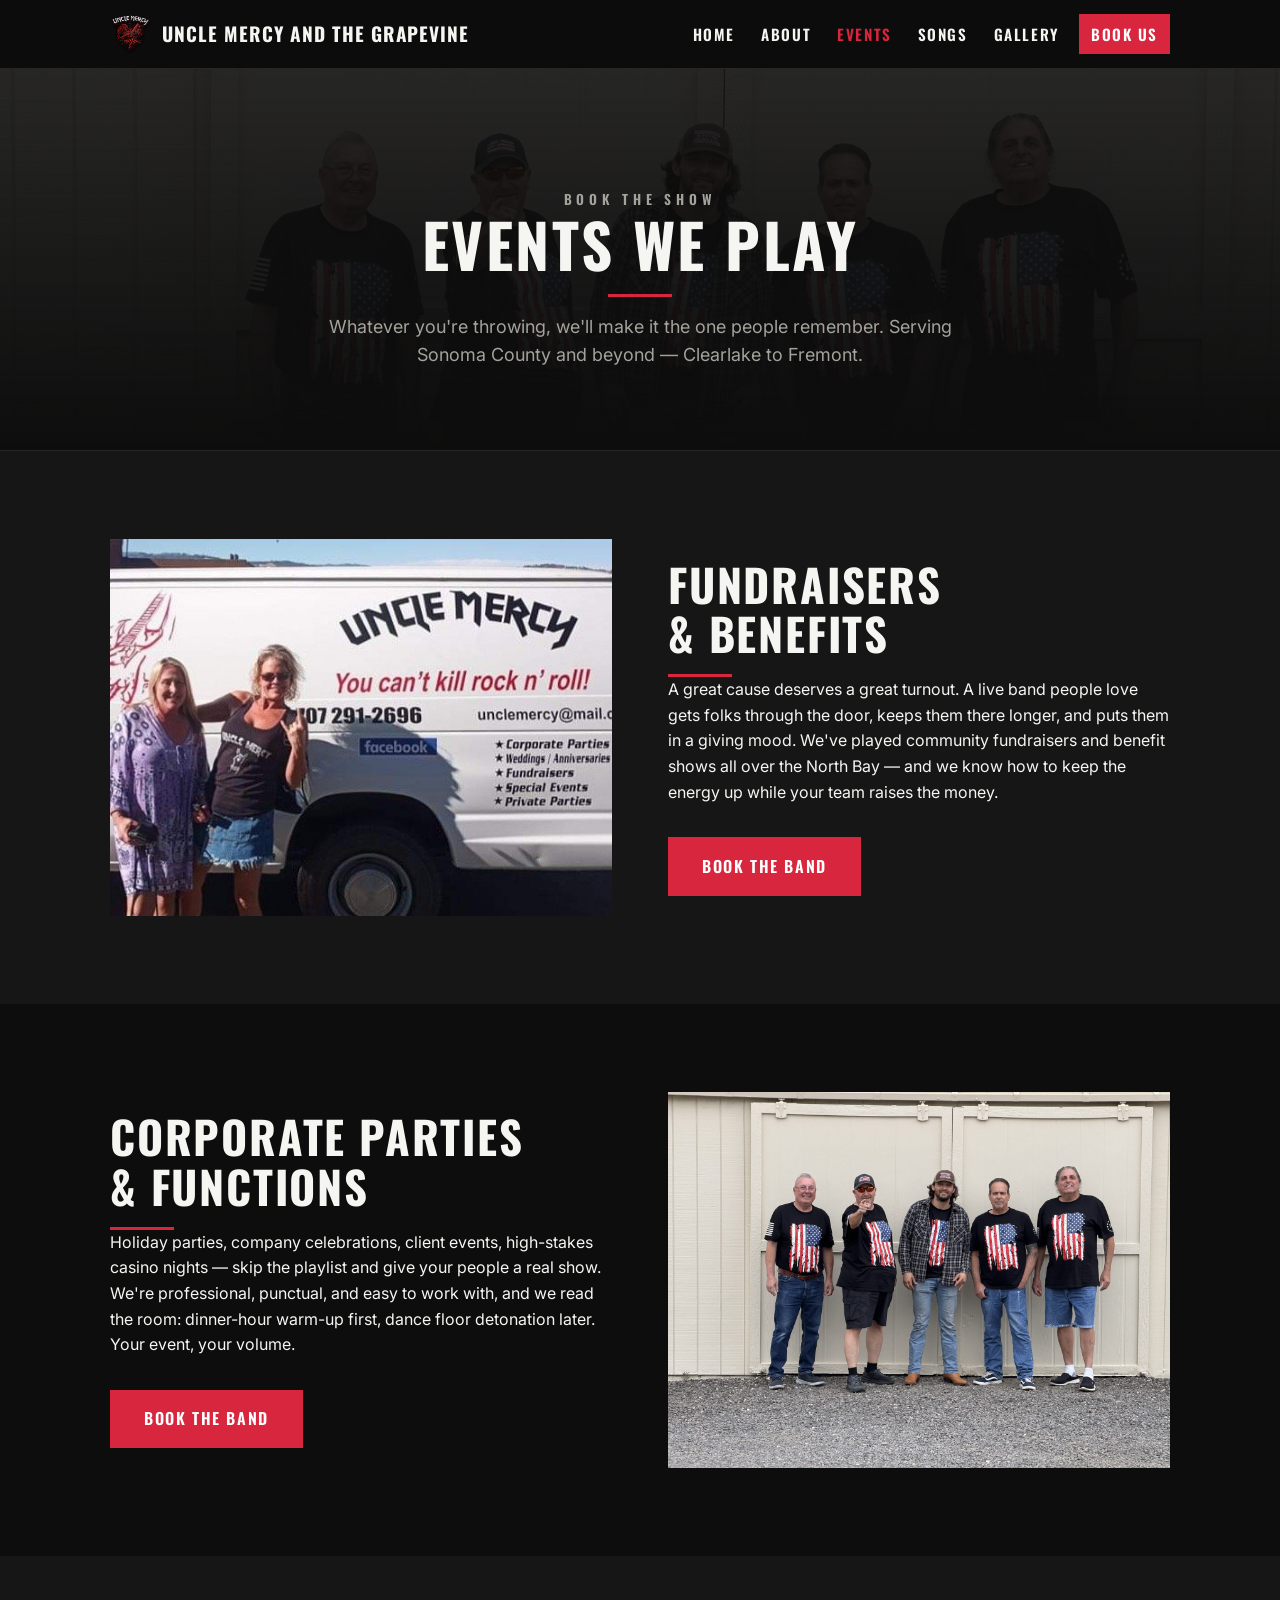
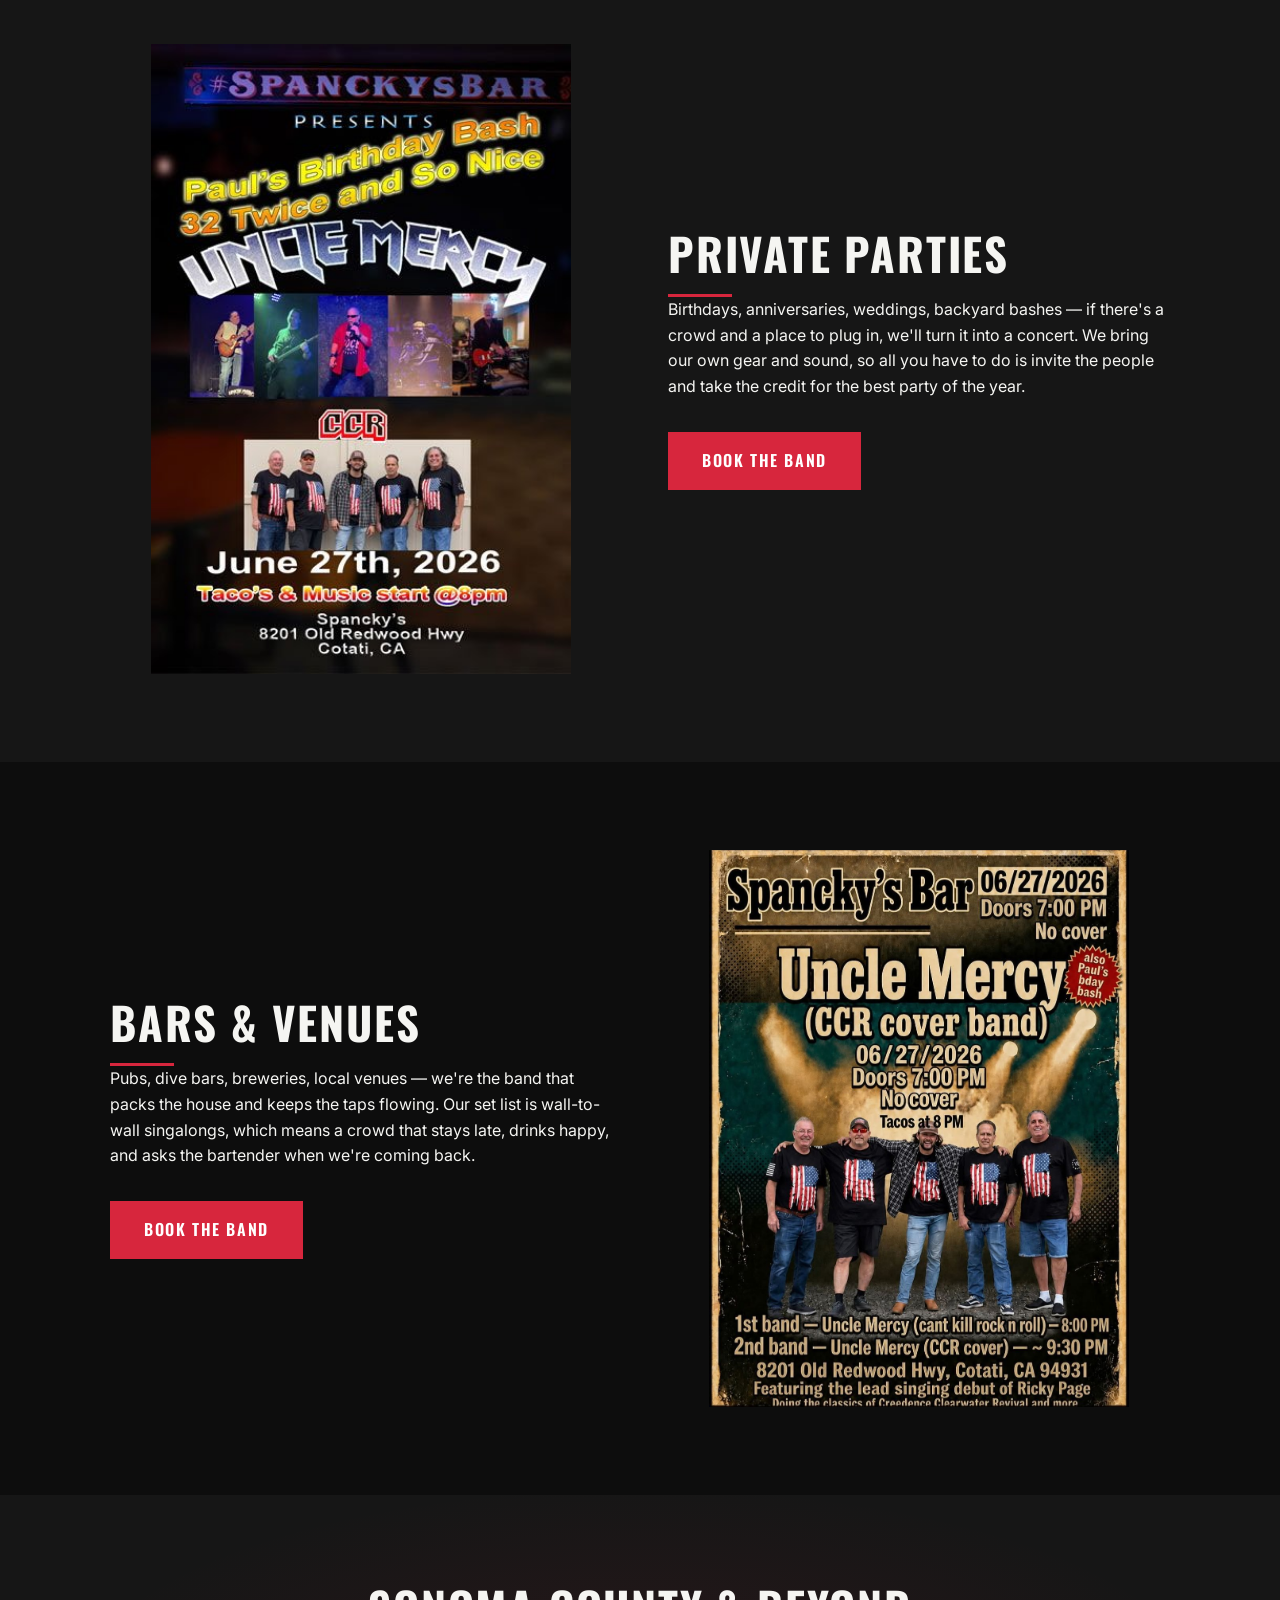
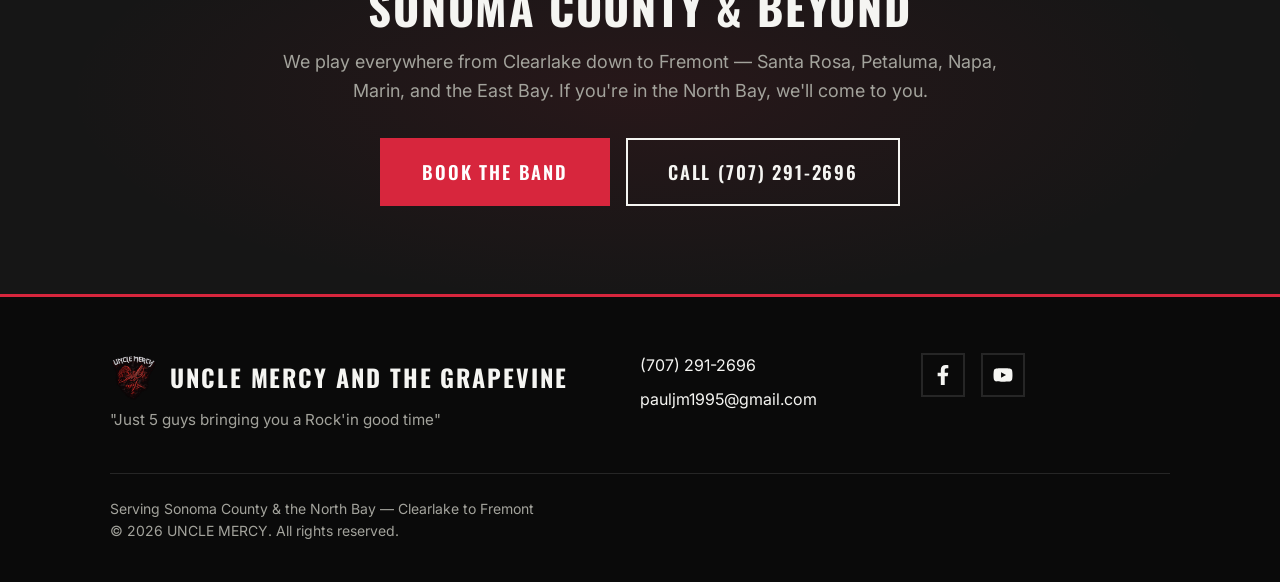
<file: events.html>
<!DOCTYPE html>
<html lang="en">
<head>
  <meta charset="UTF-8">
  <meta name="viewport" content="width=device-width, initial-scale=1.0">
  <title>Events We Play | UNCLE MERCY AND THE GRAPEVINE | Live Band for Hire, Sonoma County</title>
  <meta name="description" content="Hire UNCLE MERCY AND THE GRAPEVINE for weddings, fundraisers, corporate and casino events, private parties, and pub shows. Sonoma County's CCR cover band — serving Santa Rosa, Petaluma, Napa, and the North Bay.">
  <meta property="og:title" content="Events We Play | UNCLE MERCY AND THE GRAPEVINE | Live Band for Hire, Sonoma County">
  <meta property="og:description" content="Fundraisers, corporate and casino events, private parties, pubs and venues — UNCLE MERCY AND THE GRAPEVINE brings the Creedence show to you. Clearlake to Fremont.">
  <meta property="og:type" content="website">
  <meta property="og:url" content="https://mathias1-creator.github.io/Uncle-Mercy-/events.html">
  <meta property="og:image" content="https://mathias1-creator.github.io/Uncle-Mercy-/img/band.jpg">
  <meta name="theme-color" content="#0d0d0d">
  <link rel="canonical" href="https://mathias1-creator.github.io/Uncle-Mercy-/events.html">
  <link rel="icon" type="image/svg+xml" href="favicon.svg">
  <link rel="preconnect" href="https://fonts.googleapis.com">
  <link rel="preconnect" href="https://fonts.gstatic.com" crossorigin>
  <link href="https://fonts.googleapis.com/css2?family=Oswald:wght@600;700&family=Inter:wght@400;600&display=swap" rel="stylesheet">
  <link rel="stylesheet" href="styles.css">
</head>
<body>

  <header class="site-header">
    <div class="container header-inner">
      <a class="brand" href="index.html" aria-label="UNCLE MERCY AND THE GRAPEVINE — home">
        <img src="img/logo-small.png" alt="UNCLE MERCY AND THE GRAPEVINE logo" width="42" height="43">
        <span>Uncle Mercy and The Grapevine</span>
      </a>
      <nav class="nav" id="site-nav" aria-label="Main navigation">
        <ul>
          <li><a href="index.html">Home</a></li>
          <li><a href="about.html">About</a></li>
          <li><a href="events.html" aria-current="page">Events</a></li>
          <li><a href="songs.html">Songs</a></li>
          <li><a href="gallery.html">Gallery</a></li>
          <li><a class="nav-cta" href="contact.html">Book Us</a></li>
        </ul>
      </nav>
      <a class="header-phone" href="tel:+17072912696">(707) 291-2696</a>
      <button class="menu-toggle" aria-expanded="false" aria-controls="site-nav" aria-label="Toggle menu">
        <span></span><span></span><span></span>
      </button>
    </div>
  </header>

  <main>

    <section class="page-hero">
      <div class="container">
        <p class="kicker">Book the Show</p>
        <h1>Events We Play</h1>
        <hr class="rule">
        <p class="lead">Whatever you're throwing, we'll make it the one people remember. Serving Sonoma County and beyond — Clearlake to Fremont.</p>
      </div>
    </section>

    <section class="section section-alt" id="fundraisers">
      <div class="container">
        <div class="split">
          <figure>
            <img src="img/band-van.jpg" alt="The UNCLE MERCY band van with two fans posing beside it" width="557" height="418" loading="lazy">
          </figure>
          <div>
            <h2>Fundraisers &amp; Benefits</h2>
            <hr class="rule rule-left">
            <p>A great cause deserves a great turnout. A live band people love gets folks through the door, keeps them there longer, and puts them in a giving mood. We've played community fundraisers and benefit shows all over the North Bay — and we know how to keep the energy up while your team raises the money.</p>
            <p style="margin-top:2rem"><a class="btn" href="contact.html">Book the Band</a></p>
          </div>
        </div>
      </div>
    </section>

    <section class="section" id="corporate">
      <div class="container">
        <div class="split split-flip">
          <figure>
            <img src="img/band.jpg" alt="The five members of UNCLE MERCY standing together in matching band shirts" width="1600" height="1200" loading="lazy">
          </figure>
          <div>
            <h2>Corporate Parties &amp; Functions</h2>
            <hr class="rule rule-left">
            <p>Holiday parties, company celebrations, client events, high-stakes casino nights — skip the playlist and give your people a real show. We're professional, punctual, and easy to work with, and we read the room: dinner-hour warm-up first, dance floor detonation later. Your event, your volume.</p>
            <p style="margin-top:2rem"><a class="btn" href="contact.html">Book the Band</a></p>
          </div>
        </div>
      </div>
    </section>

    <section class="section section-alt" id="private">
      <div class="container">
        <div class="split">
          <figure class="portrait">
            <img src="img/poster-birthday-bash.jpg" alt="Show poster for a birthday bash featuring UNCLE MERCY at Spancky's in Cotati" width="1057" height="1400" loading="lazy">
          </figure>
          <div>
            <h2>Private Parties</h2>
            <hr class="rule rule-left">
            <p>Birthdays, anniversaries, weddings, backyard bashes — if there's a crowd and a place to plug in, we'll turn it into a concert. We bring our own gear and sound, so all you have to do is invite the people and take the credit for the best party of the year.</p>
            <p style="margin-top:2rem"><a class="btn" href="contact.html">Book the Band</a></p>
          </div>
        </div>
      </div>
    </section>

    <section class="section" id="venues">
      <div class="container">
        <div class="split split-flip">
          <figure class="portrait">
            <img src="img/poster-spanckys.jpg" alt="Show poster for UNCLE MERCY playing a CCR cover set at Spancky's Bar in Cotati" width="1050" height="1400" loading="lazy">
          </figure>
          <div>
            <h2>Bars &amp; Venues</h2>
            <hr class="rule rule-left">
            <p>Pubs, dive bars, breweries, local venues — we're the band that packs the house and keeps the taps flowing. Our set list is wall-to-wall singalongs, which means a crowd that stays late, drinks happy, and asks the bartender when we're coming back.</p>
            <p style="margin-top:2rem"><a class="btn" href="contact.html">Book the Band</a></p>
          </div>
        </div>
      </div>
    </section>

    <section class="section section-alt cta-final">
      <div class="container">
        <h2>Sonoma County &amp; Beyond</h2>
        <p class="lead">We play everywhere from Clearlake down to Fremont — Santa Rosa, Petaluma, Napa, Marin, and the East Bay. If you're in the North Bay, we'll come to you.</p>
        <div class="btn-row btn-row-center">
          <a class="btn btn-lg" href="contact.html">Book the Band</a>
          <a class="btn btn-outline btn-lg" href="tel:+17072912696">Call (707) 291-2696</a>
        </div>
      </div>
    </section>

  </main>

  <footer class="site-footer">
    <div class="container">
      <div class="footer-grid">
        <div>
          <p class="footer-brand"><img src="img/logo-small.png" alt="" width="48" height="49">Uncle Mercy and The Grapevine</p>
          <p class="footer-tagline">"Just 5 guys bringing you a Rock'in good time"</p>
        </div>
        <ul class="footer-contact">
          <li><a href="tel:+17072912696">(707) 291-2696</a></li>
          <li><a href="mailto:pauljm1995@gmail.com">pauljm1995@gmail.com</a></li>
        </ul>
        <div class="footer-social">
          <a href="https://www.facebook.com/p/Uncle-Mercy-100066839078854/" target="_blank" rel="noopener" aria-label="UNCLE MERCY on Facebook">
            <svg viewBox="0 0 320 512" aria-hidden="true" focusable="false"><path d="M279.14 288l14.22-92.66h-88.91v-60.13c0-25.35 12.42-50.06 52.24-50.06h40.42V6.26S260.43 0 225.36 0c-73.22 0-121.08 44.38-121.08 124.72v70.62H22.89V288h81.39v224h100.17V288z"/></svg>
          </a>
          <a href="https://www.youtube.com/@UncleMercyOfficial" target="_blank" rel="noopener" aria-label="UNCLE MERCY on YouTube">
            <svg viewBox="0 0 576 512" aria-hidden="true" focusable="false"><path d="M549.655 124.083c-6.281-23.65-24.787-42.276-48.284-48.597C458.781 64 288 64 288 64S117.22 64 74.629 75.486c-23.497 6.322-42.003 24.947-48.284 48.597-11.412 42.867-11.412 132.305-11.412 132.305s0 89.438 11.412 132.305c6.281 23.65 24.787 41.5 48.284 47.821C117.22 448 288 448 288 448s170.78 0 213.371-11.486c23.497-6.321 42.003-24.171 48.284-47.821 11.412-42.867 11.412-132.305 11.412-132.305s0-89.438-11.412-132.305zm-317.51 213.508V175.185l142.739 81.205-142.739 81.201z"/></svg>
          </a>
        </div>
      </div>
      <div class="footer-meta">
        <p>Serving Sonoma County &amp; the North Bay — Clearlake to Fremont</p>
        <p>&copy; 2026 UNCLE MERCY. All rights reserved.</p>
      </div>
    </div>
  </footer>

  <div class="mobile-bar">
    <a href="tel:+17072912696">Call</a>
    <a href="sms:+17072912696">Text</a>
  </div>

  <script src="script.js"></script>
</body>
</html>
</file>
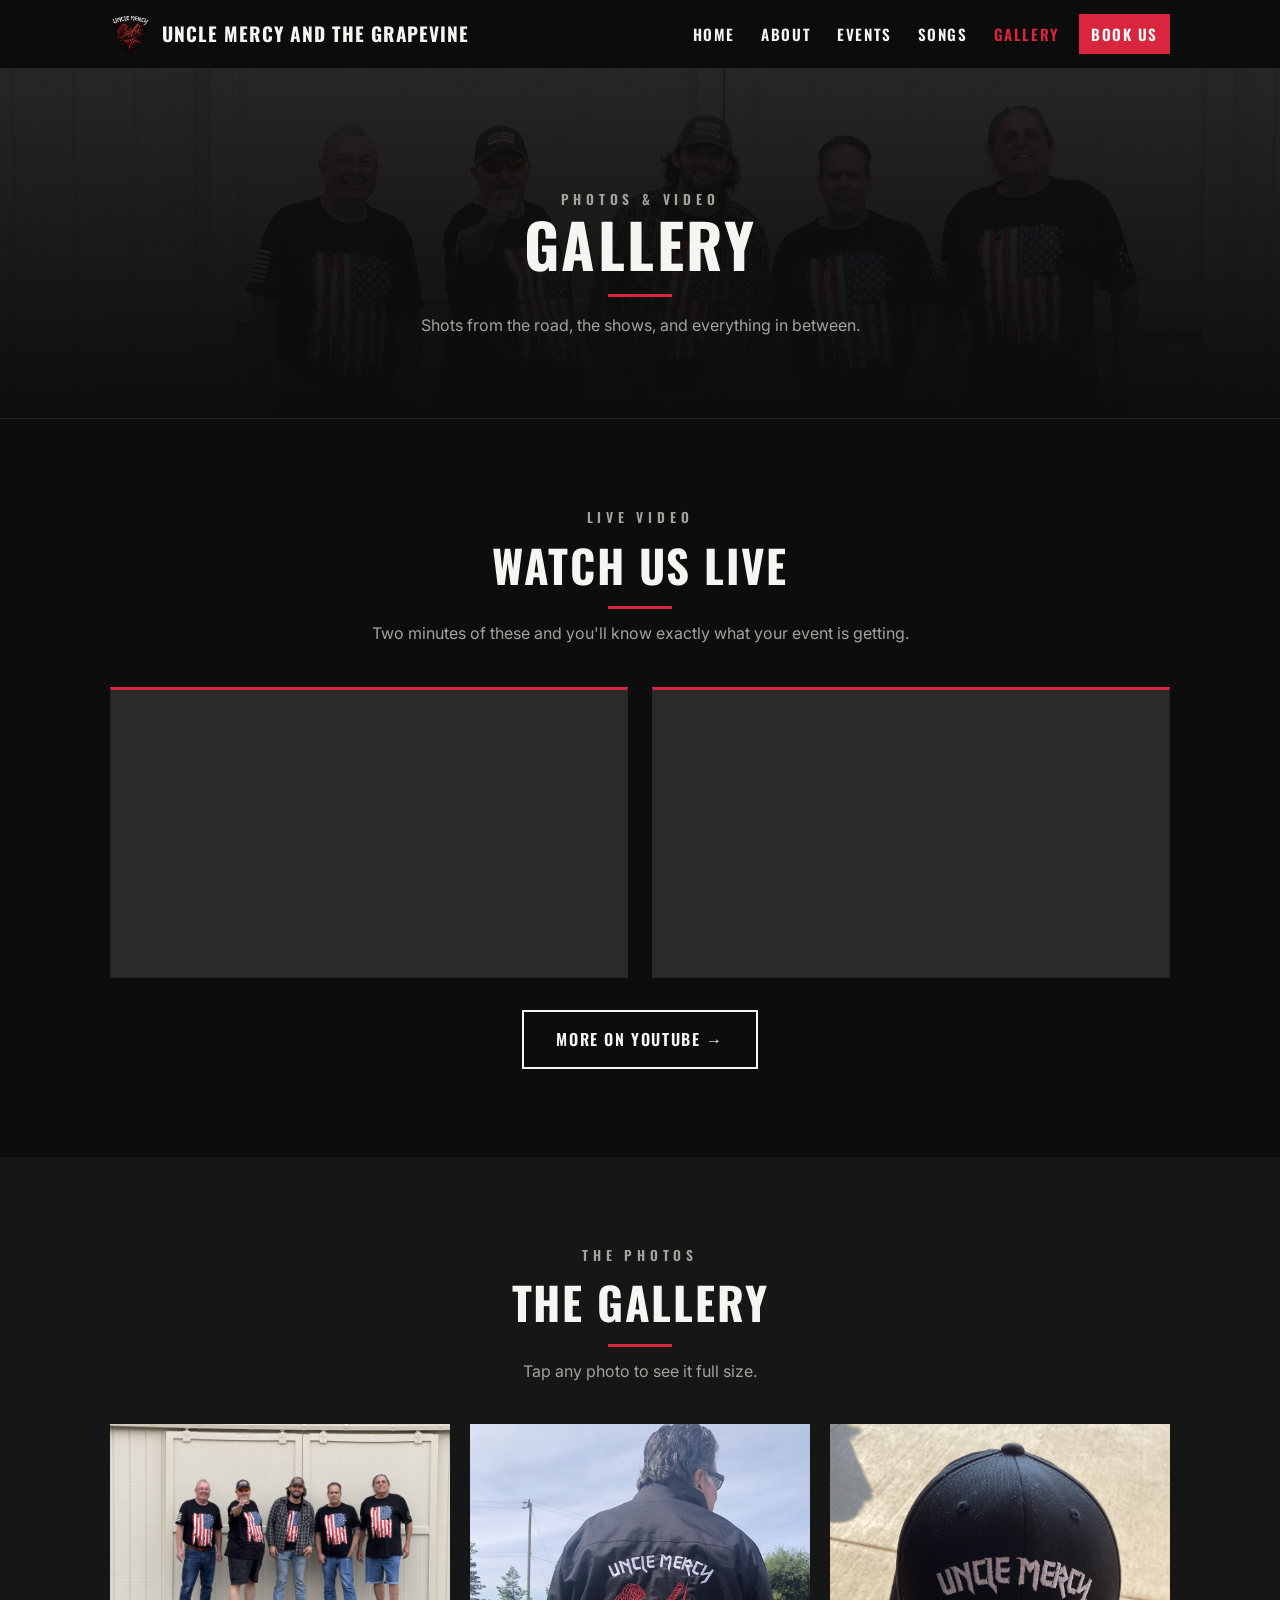
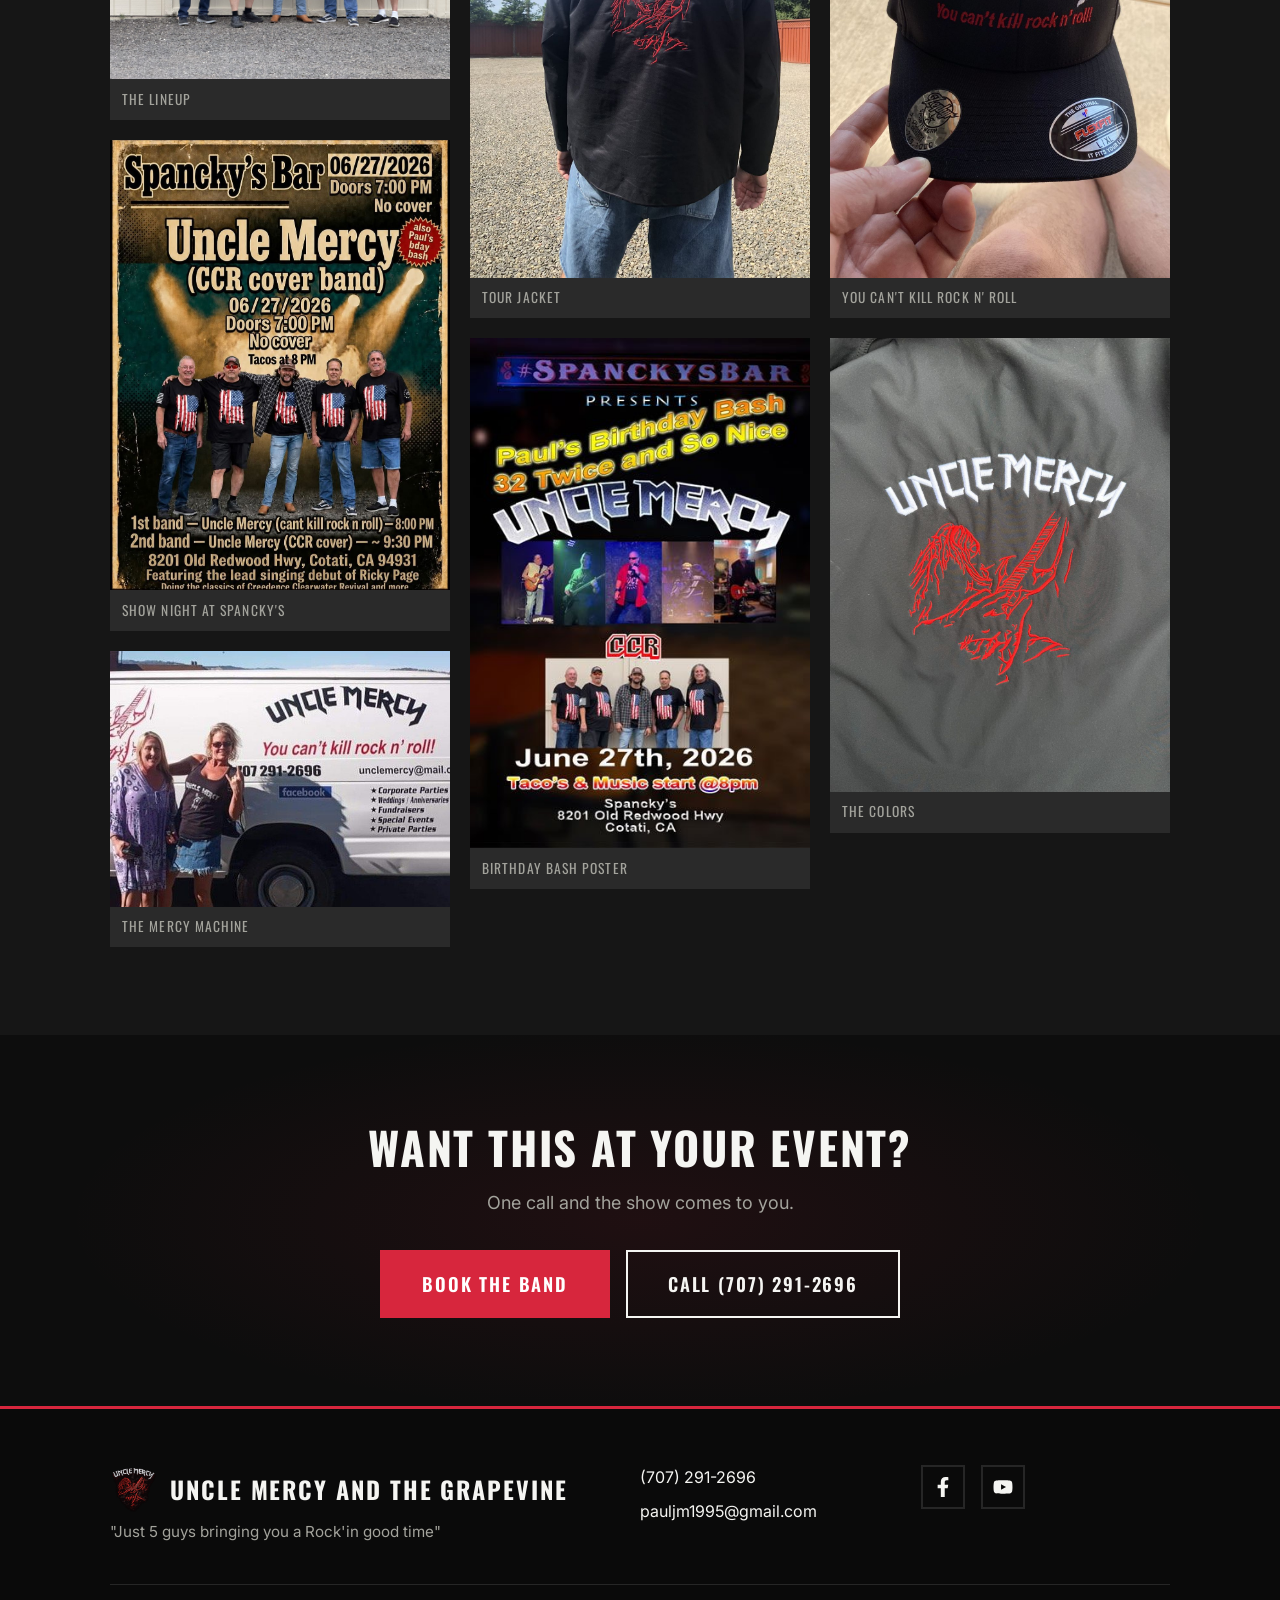
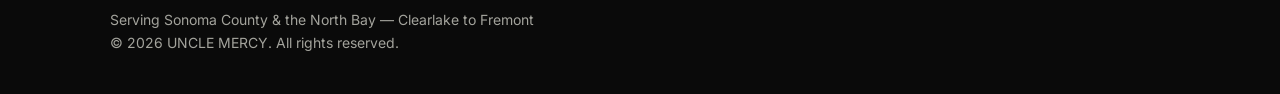
<file: gallery.html>
<!DOCTYPE html>
<html lang="en">
<head>
  <meta charset="UTF-8">
  <meta name="viewport" content="width=device-width, initial-scale=1.0">
  <title>Gallery | UNCLE MERCY AND THE GRAPEVINE | CCR Cover Band, North Bay</title>
  <meta name="description" content="Photos and live videos of UNCLE MERCY AND THE GRAPEVINE — the North Bay's Creedence Clearwater Revival cover band. Watch us live, then book us for your Sonoma County event.">
  <meta property="og:title" content="Gallery | UNCLE MERCY AND THE GRAPEVINE | CCR Cover Band, North Bay">
  <meta property="og:description" content="Watch UNCLE MERCY AND THE GRAPEVINE live and browse photos from shows around Sonoma County and the North Bay.">
  <meta property="og:type" content="website">
  <meta property="og:url" content="https://mathias1-creator.github.io/Uncle-Mercy-/gallery.html">
  <meta property="og:image" content="https://mathias1-creator.github.io/Uncle-Mercy-/img/band.jpg">
  <meta name="theme-color" content="#0d0d0d">
  <link rel="canonical" href="https://mathias1-creator.github.io/Uncle-Mercy-/gallery.html">
  <link rel="icon" type="image/svg+xml" href="favicon.svg">
  <link rel="preconnect" href="https://fonts.googleapis.com">
  <link rel="preconnect" href="https://fonts.gstatic.com" crossorigin>
  <link href="https://fonts.googleapis.com/css2?family=Oswald:wght@600;700&family=Inter:wght@400;600&display=swap" rel="stylesheet">
  <link rel="stylesheet" href="styles.css">
</head>
<body>

  <header class="site-header">
    <div class="container header-inner">
      <a class="brand" href="index.html" aria-label="UNCLE MERCY AND THE GRAPEVINE — home">
        <img src="img/logo-small.png" alt="UNCLE MERCY AND THE GRAPEVINE logo" width="42" height="43">
        <span>Uncle Mercy and The Grapevine</span>
      </a>
      <nav class="nav" id="site-nav" aria-label="Main navigation">
        <ul>
          <li><a href="index.html">Home</a></li>
          <li><a href="about.html">About</a></li>
          <li><a href="events.html">Events</a></li>
          <li><a href="songs.html">Songs</a></li>
          <li><a href="gallery.html" aria-current="page">Gallery</a></li>
          <li><a class="nav-cta" href="contact.html">Book Us</a></li>
        </ul>
      </nav>
      <a class="header-phone" href="tel:+17072912696">(707) 291-2696</a>
      <button class="menu-toggle" aria-expanded="false" aria-controls="site-nav" aria-label="Toggle menu">
        <span></span><span></span><span></span>
      </button>
    </div>
  </header>

  <main>

    <section class="page-hero">
      <div class="container">
        <p class="kicker">Photos &amp; Video</p>
        <h1>Gallery</h1>
        <hr class="rule">
        <p>Shots from the road, the shows, and everything in between.</p>
      </div>
    </section>

    <section class="section">
      <div class="container">
        <div class="section-head">
          <p class="kicker">Live Video</p>
          <h2>Watch Us Live</h2>
          <hr class="rule">
          <p>Two minutes of these and you'll know exactly what your event is getting.</p>
        </div>
        <div class="video-grid">
          <div class="video-frame">
            <iframe src="https://www.youtube.com/embed/pvh8zXBluq4" title="UNCLE MERCY live performance video 1" loading="lazy" allow="accelerometer; autoplay; clipboard-write; encrypted-media; gyroscope; picture-in-picture" allowfullscreen></iframe>
          </div>
          <div class="video-frame">
            <iframe src="https://www.youtube.com/embed/_DEIPv-gSc8" title="UNCLE MERCY live performance video 2" loading="lazy" allow="accelerometer; autoplay; clipboard-write; encrypted-media; gyroscope; picture-in-picture" allowfullscreen></iframe>
          </div>
        </div>
        <div class="btn-row btn-row-center" style="margin-top:2rem">
          <a class="btn btn-outline" href="https://www.youtube.com/@UncleMercyOfficial" target="_blank" rel="noopener">More on YouTube &rarr;</a>
        </div>
      </div>
    </section>

    <section class="section section-alt">
      <div class="container">
        <div class="section-head">
          <p class="kicker">The Photos</p>
          <h2>The Gallery</h2>
          <hr class="rule">
          <p>Tap any photo to see it full size.</p>
        </div>
        <div class="gallery-grid">
          <figure>
            <img src="img/band.jpg" alt="The five members of UNCLE MERCY standing together in matching band shirts" width="1600" height="1200" loading="lazy">
            <figcaption>The Lineup</figcaption>
          </figure>
          <figure>
            <img src="img/poster-spanckys.jpg" alt="Show poster for UNCLE MERCY playing a CCR cover set at Spancky's Bar in Cotati" width="1050" height="1400" loading="lazy">
            <figcaption>Show Night at Spancky's</figcaption>
          </figure>
          <figure>
            <img src="img/band-van.jpg" alt="The UNCLE MERCY band van with two fans posing beside it" width="557" height="418" loading="lazy">
            <figcaption>The Mercy Machine</figcaption>
          </figure>
          <figure>
            <img src="img/jacket-back.jpg" alt="Band member wearing the black UNCLE MERCY tour jacket with embroidered logo" width="1050" height="1400" loading="lazy">
            <figcaption>Tour Jacket</figcaption>
          </figure>
          <figure>
            <img src="img/poster-birthday-bash.jpg" alt="Show poster for a birthday bash featuring UNCLE MERCY at Spancky's in Cotati" width="1057" height="1400" loading="lazy">
            <figcaption>Birthday Bash Poster</figcaption>
          </figure>
          <figure>
            <img src="img/band-cap.jpg" alt="Black UNCLE MERCY ball cap embroidered with the slogan You can't kill rock n' roll" width="1050" height="1400" loading="lazy">
            <figcaption>You Can't Kill Rock N' Roll</figcaption>
          </figure>
          <figure>
            <img src="img/logo-embroidery.jpg" alt="Close-up of the UNCLE MERCY logo embroidered on a black jacket" width="1050" height="1400" loading="lazy">
            <figcaption>The Colors</figcaption>
          </figure>
        </div>
      </div>
    </section>

    <section class="section cta-final">
      <div class="container">
        <h2>Want This At Your Event?</h2>
        <p class="lead">One call and the show comes to you.</p>
        <div class="btn-row btn-row-center">
          <a class="btn btn-lg" href="contact.html">Book the Band</a>
          <a class="btn btn-outline btn-lg" href="tel:+17072912696">Call (707) 291-2696</a>
        </div>
      </div>
    </section>

  </main>

  <footer class="site-footer">
    <div class="container">
      <div class="footer-grid">
        <div>
          <p class="footer-brand"><img src="img/logo-small.png" alt="" width="48" height="49">Uncle Mercy and The Grapevine</p>
          <p class="footer-tagline">"Just 5 guys bringing you a Rock'in good time"</p>
        </div>
        <ul class="footer-contact">
          <li><a href="tel:+17072912696">(707) 291-2696</a></li>
          <li><a href="mailto:pauljm1995@gmail.com">pauljm1995@gmail.com</a></li>
        </ul>
        <div class="footer-social">
          <a href="https://www.facebook.com/p/Uncle-Mercy-100066839078854/" target="_blank" rel="noopener" aria-label="UNCLE MERCY on Facebook">
            <svg viewBox="0 0 320 512" aria-hidden="true" focusable="false"><path d="M279.14 288l14.22-92.66h-88.91v-60.13c0-25.35 12.42-50.06 52.24-50.06h40.42V6.26S260.43 0 225.36 0c-73.22 0-121.08 44.38-121.08 124.72v70.62H22.89V288h81.39v224h100.17V288z"/></svg>
          </a>
          <a href="https://www.youtube.com/@UncleMercyOfficial" target="_blank" rel="noopener" aria-label="UNCLE MERCY on YouTube">
            <svg viewBox="0 0 576 512" aria-hidden="true" focusable="false"><path d="M549.655 124.083c-6.281-23.65-24.787-42.276-48.284-48.597C458.781 64 288 64 288 64S117.22 64 74.629 75.486c-23.497 6.322-42.003 24.947-48.284 48.597-11.412 42.867-11.412 132.305-11.412 132.305s0 89.438 11.412 132.305c6.281 23.65 24.787 41.5 48.284 47.821C117.22 448 288 448 288 448s170.78 0 213.371-11.486c23.497-6.321 42.003-24.171 48.284-47.821 11.412-42.867 11.412-132.305 11.412-132.305s0-89.438-11.412-132.305zm-317.51 213.508V175.185l142.739 81.205-142.739 81.201z"/></svg>
          </a>
        </div>
      </div>
      <div class="footer-meta">
        <p>Serving Sonoma County &amp; the North Bay — Clearlake to Fremont</p>
        <p>&copy; 2026 UNCLE MERCY. All rights reserved.</p>
      </div>
    </div>
  </footer>

  <div class="mobile-bar">
    <a href="tel:+17072912696">Call</a>
    <a href="sms:+17072912696">Text</a>
  </div>

  <script src="script.js"></script>
</body>
</html>
</file>
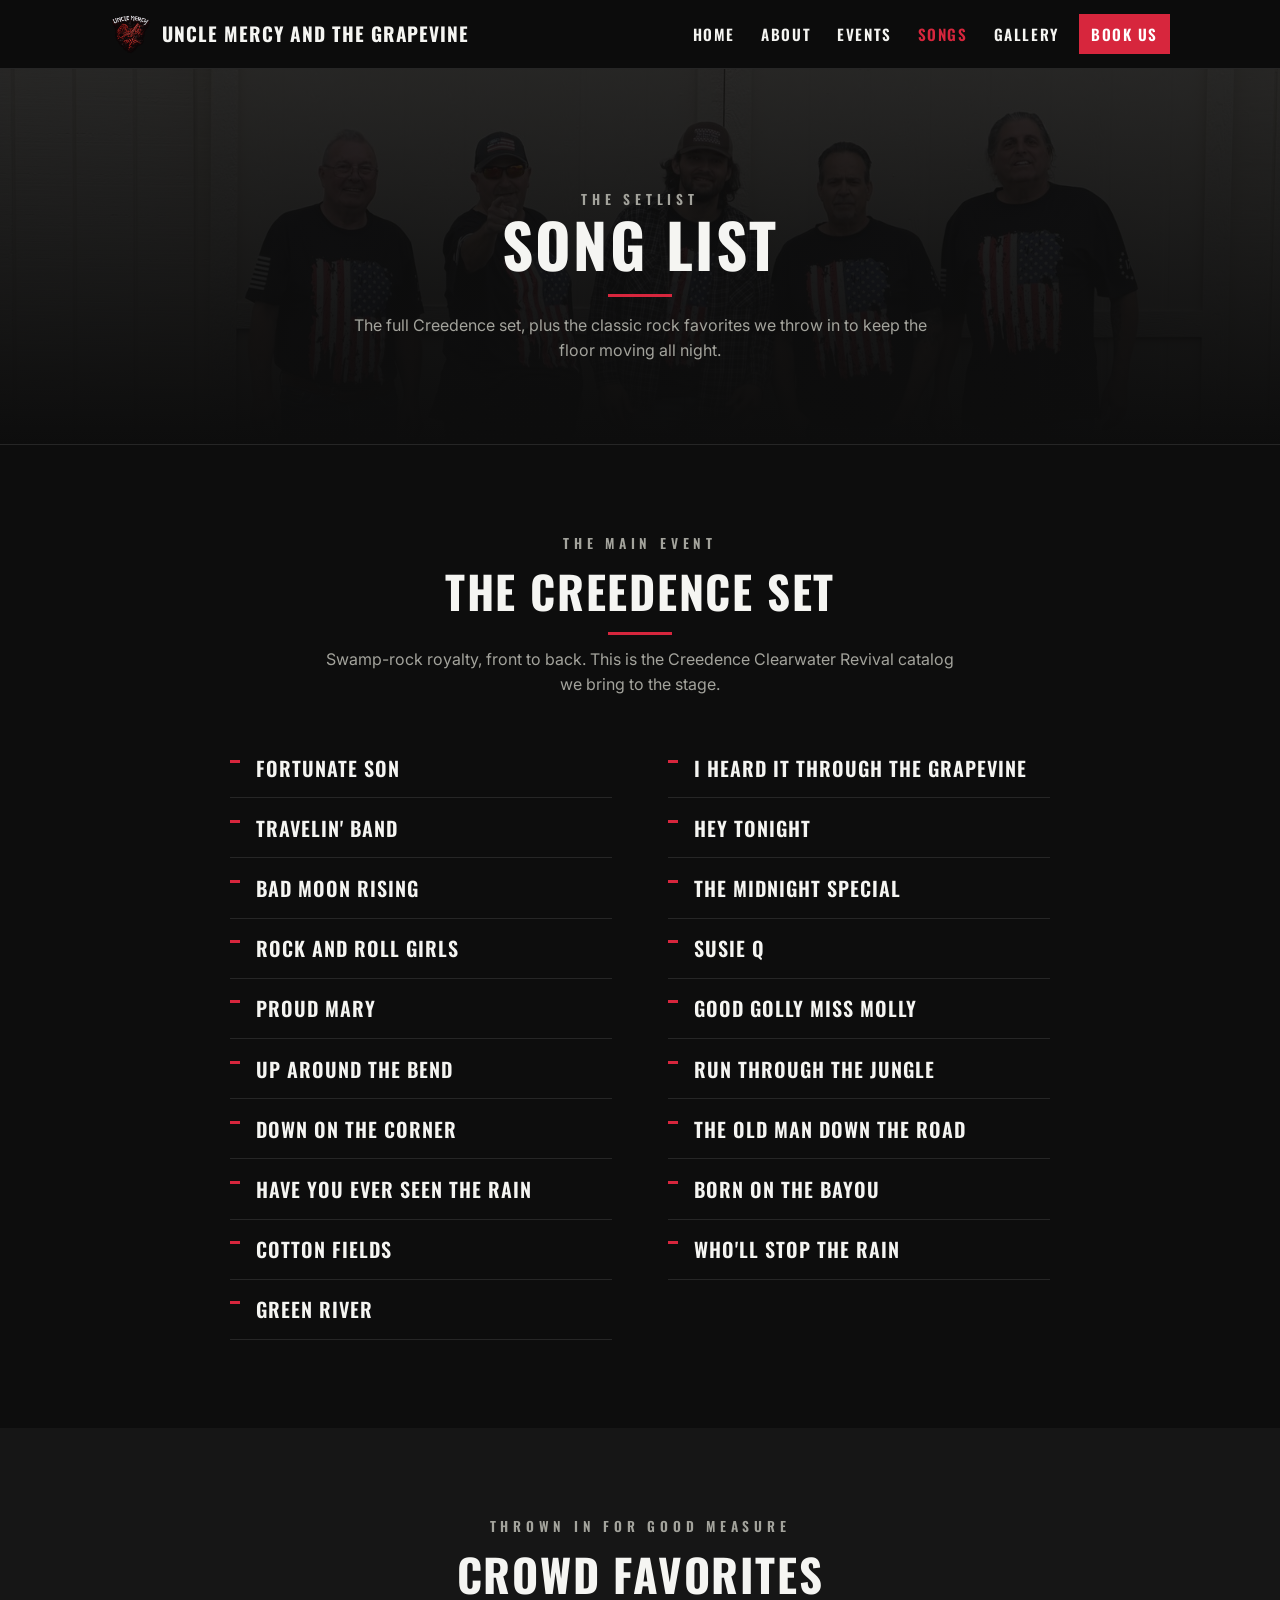
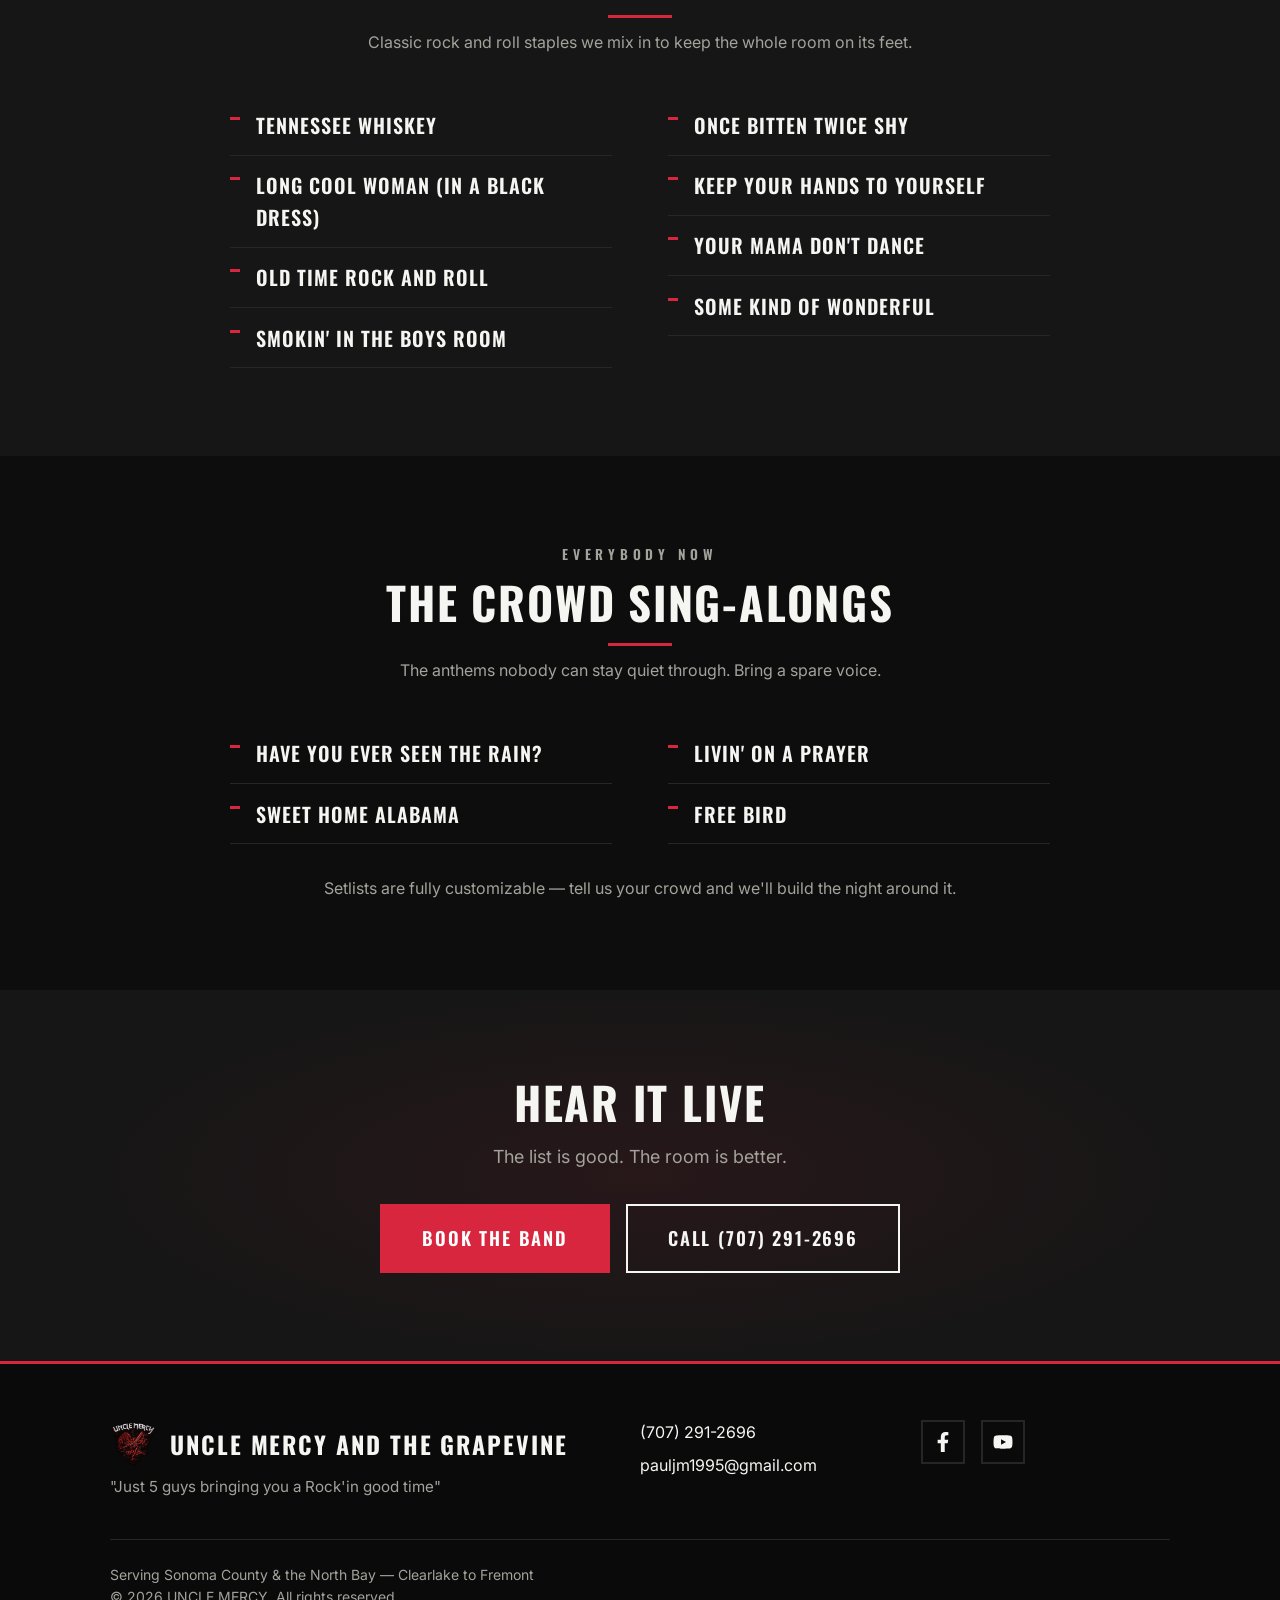
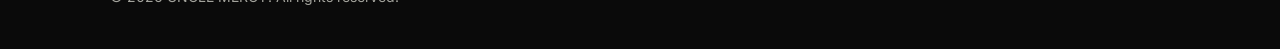
<file: songs.html>
<!DOCTYPE html>
<html lang="en">
<head>
  <meta charset="UTF-8">
  <meta name="viewport" content="width=device-width, initial-scale=1.0">
  <title>Song List | UNCLE MERCY AND THE GRAPEVINE | Creedence &amp; Classic Rock Setlist</title>
  <meta name="description" content="The UNCLE MERCY AND THE GRAPEVINE song list — the full Creedence Clearwater Revival set (Proud Mary, Fortunate Son, Bad Moon Rising, and more) plus classic rock crowd favorites. CCR cover band, Sonoma County.">
  <meta property="og:title" content="Song List | UNCLE MERCY AND THE GRAPEVINE | Creedence &amp; Classic Rock Setlist">
  <meta property="og:description" content="The full Creedence set — Proud Mary, Fortunate Son, Green River, Born on the Bayou — plus classic rock crowd favorites. Customizable for your event.">
  <meta property="og:type" content="website">
  <meta property="og:url" content="https://mathias1-creator.github.io/Uncle-Mercy-/songs.html">
  <meta property="og:image" content="https://mathias1-creator.github.io/Uncle-Mercy-/img/band.jpg">
  <meta name="theme-color" content="#0d0d0d">
  <link rel="canonical" href="https://mathias1-creator.github.io/Uncle-Mercy-/songs.html">
  <link rel="icon" type="image/svg+xml" href="favicon.svg">
  <link rel="preconnect" href="https://fonts.googleapis.com">
  <link rel="preconnect" href="https://fonts.gstatic.com" crossorigin>
  <link href="https://fonts.googleapis.com/css2?family=Oswald:wght@600;700&family=Inter:wght@400;600&display=swap" rel="stylesheet">
  <link rel="stylesheet" href="styles.css">
</head>
<body>

  <header class="site-header">
    <div class="container header-inner">
      <a class="brand" href="index.html" aria-label="UNCLE MERCY AND THE GRAPEVINE — home">
        <img src="img/logo-small.png" alt="UNCLE MERCY AND THE GRAPEVINE logo" width="42" height="43">
        <span>Uncle Mercy and The Grapevine</span>
      </a>
      <nav class="nav" id="site-nav" aria-label="Main navigation">
        <ul>
          <li><a href="index.html">Home</a></li>
          <li><a href="about.html">About</a></li>
          <li><a href="events.html">Events</a></li>
          <li><a href="songs.html" aria-current="page">Songs</a></li>
          <li><a href="gallery.html">Gallery</a></li>
          <li><a class="nav-cta" href="contact.html">Book Us</a></li>
        </ul>
      </nav>
      <a class="header-phone" href="tel:+17072912696">(707) 291-2696</a>
      <button class="menu-toggle" aria-expanded="false" aria-controls="site-nav" aria-label="Toggle menu">
        <span></span><span></span><span></span>
      </button>
    </div>
  </header>

  <main>

    <section class="page-hero">
      <div class="container">
        <p class="kicker">The Setlist</p>
        <h1>Song List</h1>
        <hr class="rule">
        <p>The full Creedence set, plus the classic rock favorites we throw in to keep the floor moving all night.</p>
      </div>
    </section>

    <section class="section">
      <div class="container">
        <div class="section-head">
          <p class="kicker">The Main Event</p>
          <h2>The Creedence Set</h2>
          <hr class="rule">
          <p>Swamp-rock royalty, front to back. This is the Creedence Clearwater Revival catalog we bring to the stage.</p>
        </div>
        <ul class="setlist" role="list">
          <li>Fortunate Son</li>
          <li>Travelin' Band</li>
          <li>Bad Moon Rising</li>
          <li>Rock and Roll Girls</li>
          <li>Proud Mary</li>
          <li>Up Around the Bend</li>
          <li>Down on the Corner</li>
          <li>Have You Ever Seen the Rain</li>
          <li>Cotton Fields</li>
          <li>Green River</li>
          <li>I Heard It Through the Grapevine</li>
          <li>Hey Tonight</li>
          <li>The Midnight Special</li>
          <li>Susie Q</li>
          <li>Good Golly Miss Molly</li>
          <li>Run Through the Jungle</li>
          <li>The Old Man Down the Road</li>
          <li>Born on the Bayou</li>
          <li>Who'll Stop the Rain</li>
        </ul>
      </div>
    </section>

    <section class="section section-alt">
      <div class="container">
        <div class="section-head">
          <p class="kicker">Thrown In for Good Measure</p>
          <h2>Crowd Favorites</h2>
          <hr class="rule">
          <p>Classic rock and roll staples we mix in to keep the whole room on its feet.</p>
        </div>
        <ul class="setlist" role="list">
          <li>Tennessee Whiskey</li>
          <li>Long Cool Woman (In a Black Dress)</li>
          <li>Old Time Rock and Roll</li>
          <li>Smokin' in the Boys Room</li>
          <li>Once Bitten Twice Shy</li>
          <li>Keep Your Hands to Yourself</li>
          <li>Your Mama Don't Dance</li>
          <li>Some Kind of Wonderful</li>
        </ul>
      </div>
    </section>

    <section class="section">
      <div class="container">
        <div class="section-head">
          <p class="kicker">Everybody Now</p>
          <h2>The Crowd Sing-Alongs</h2>
          <hr class="rule">
          <p>The anthems nobody can stay quiet through. Bring a spare voice.</p>
        </div>
        <ul class="setlist" role="list">
          <li>Have You Ever Seen the Rain?</li>
          <li>Sweet Home Alabama</li>
          <li>Livin' on a Prayer</li>
          <li>Free Bird</li>
        </ul>
        <p class="setlist-note">Setlists are fully customizable — tell us your crowd and we'll build the night around it.</p>
      </div>
    </section>

    <section class="section section-alt cta-final">
      <div class="container">
        <h2>Hear It Live</h2>
        <p class="lead">The list is good. The room is better.</p>
        <div class="btn-row btn-row-center">
          <a class="btn btn-lg" href="contact.html">Book the Band</a>
          <a class="btn btn-outline btn-lg" href="tel:+17072912696">Call (707) 291-2696</a>
        </div>
      </div>
    </section>

  </main>

  <footer class="site-footer">
    <div class="container">
      <div class="footer-grid">
        <div>
          <p class="footer-brand"><img src="img/logo-small.png" alt="" width="48" height="49">Uncle Mercy and The Grapevine</p>
          <p class="footer-tagline">"Just 5 guys bringing you a Rock'in good time"</p>
        </div>
        <ul class="footer-contact">
          <li><a href="tel:+17072912696">(707) 291-2696</a></li>
          <li><a href="mailto:pauljm1995@gmail.com">pauljm1995@gmail.com</a></li>
        </ul>
        <div class="footer-social">
          <a href="https://www.facebook.com/p/Uncle-Mercy-100066839078854/" target="_blank" rel="noopener" aria-label="UNCLE MERCY on Facebook">
            <svg viewBox="0 0 320 512" aria-hidden="true" focusable="false"><path d="M279.14 288l14.22-92.66h-88.91v-60.13c0-25.35 12.42-50.06 52.24-50.06h40.42V6.26S260.43 0 225.36 0c-73.22 0-121.08 44.38-121.08 124.72v70.62H22.89V288h81.39v224h100.17V288z"/></svg>
          </a>
          <a href="https://www.youtube.com/@UncleMercyOfficial" target="_blank" rel="noopener" aria-label="UNCLE MERCY on YouTube">
            <svg viewBox="0 0 576 512" aria-hidden="true" focusable="false"><path d="M549.655 124.083c-6.281-23.65-24.787-42.276-48.284-48.597C458.781 64 288 64 288 64S117.22 64 74.629 75.486c-23.497 6.322-42.003 24.947-48.284 48.597-11.412 42.867-11.412 132.305-11.412 132.305s0 89.438 11.412 132.305c6.281 23.65 24.787 41.5 48.284 47.821C117.22 448 288 448 288 448s170.78 0 213.371-11.486c23.497-6.321 42.003-24.171 48.284-47.821 11.412-42.867 11.412-132.305 11.412-132.305s0-89.438-11.412-132.305zm-317.51 213.508V175.185l142.739 81.205-142.739 81.201z"/></svg>
          </a>
        </div>
      </div>
      <div class="footer-meta">
        <p>Serving Sonoma County &amp; the North Bay — Clearlake to Fremont</p>
        <p>&copy; 2026 UNCLE MERCY. All rights reserved.</p>
      </div>
    </div>
  </footer>

  <div class="mobile-bar">
    <a href="tel:+17072912696">Call</a>
    <a href="sms:+17072912696">Text</a>
  </div>

  <script src="script.js"></script>
</body>
</html>
</file>
<file: styles.css>
/* ==========================================================================
   UNCLE MERCY — site styles
   Palette, type scale, and layout rhythm defined once, used everywhere.
   ========================================================================== */

:root {
  --bg: #0d0d0d;
  --bg-alt: #161616;
  --surface: #1c1c1c;
  --line: #262626;
  --red: #d7263d;
  --red-dark: #b01f31;
  --text: #f5f5f2;
  --muted: #a3a39c;
  --grey-block: #2a2a2a;
  --grey-label: #888;
  --container: 1100px;
  --font-display: "Oswald", "Arial Narrow", sans-serif;
  --font-body: "Inter", "Helvetica Neue", Arial, sans-serif;
  --ease: 150ms ease;
}

* {
  margin: 0;
  padding: 0;
  box-sizing: border-box;
}

html {
  scroll-behavior: smooth;
  /* keep anchored sections clear of the sticky header */
  scroll-padding-top: 84px;
  /* stop iOS Safari from auto-inflating text in landscape */
  -webkit-text-size-adjust: 100%;
  text-size-adjust: 100%;
}

body {
  background: var(--bg);
  color: var(--text);
  font-family: var(--font-body);
  font-size: 1rem;
  line-height: 1.6;
  -webkit-font-smoothing: antialiased;
  -webkit-tap-highlight-color: transparent;
}

img {
  max-width: 100%;
  display: block;
}

a {
  color: var(--text);
}

::selection {
  background: var(--red);
  color: #fff;
}

/* ------------------------------------------------------------------ type */

h1, h2, h3 {
  font-family: var(--font-display);
  font-weight: 700;
  text-transform: uppercase;
  letter-spacing: 0.04em;
  line-height: 1.1;
  text-wrap: balance;
  overflow-wrap: break-word;
}

h1 {
  font-size: clamp(2.5rem, 7vw, 5rem);
}

h2 {
  font-size: clamp(1.8rem, 4.5vw, 2.8rem);
}

h3 {
  font-size: clamp(1.2rem, 3vw, 1.5rem);
  font-weight: 600;
}

p {
  max-width: 65ch;
}

.lead {
  font-size: 1.125rem;
}

.muted {
  color: var(--muted);
}

/* ------------------------------------------------------------- layout */

.container {
  max-width: var(--container);
  margin: 0 auto;
  padding: 0 1.25rem;
}

.section {
  padding: 3rem 0;
}

.section-alt {
  background: var(--bg-alt);
}

.section-head {
  text-align: center;
  margin-bottom: 2.5rem;
}

.section-head p {
  margin: 0.75rem auto 0;
  color: var(--muted);
}

.kicker {
  font-family: var(--font-display);
  font-weight: 600;
  font-size: 0.85rem;
  text-transform: uppercase;
  letter-spacing: 0.35em;
  color: var(--red);
  margin-bottom: 0.75rem;
}

.section-head .kicker {
  margin: 0 auto 0.75rem;
}

.rule {
  width: 64px;
  height: 3px;
  background: var(--red);
  border: 0;
  margin: 1rem auto 0;
}

.rule-left {
  margin-left: 0;
}

@media (min-width: 768px) {
  .section {
    padding: 5.5rem 0;
  }
}

/* ------------------------------------------------------------- buttons */

.btn {
  display: inline-block;
  background: var(--red);
  color: #fff;
  font-family: var(--font-display);
  font-weight: 600;
  font-size: 1rem;
  text-transform: uppercase;
  letter-spacing: 0.1em;
  text-decoration: none;
  padding: 0.9rem 2rem;
  border: 2px solid var(--red);
  transition: background var(--ease), border-color var(--ease), color var(--ease),
    transform var(--ease), box-shadow var(--ease);
}

.btn:hover,
.btn:focus-visible {
  background: var(--red-dark);
  border-color: var(--red-dark);
  transform: translateY(-2px);
  box-shadow: 0 8px 24px rgba(215, 38, 61, 0.3);
}

.btn-outline {
  background: transparent;
  color: var(--text);
  border-color: var(--text);
}

.btn-outline:hover,
.btn-outline:focus-visible {
  background: transparent;
  color: var(--red);
  border-color: var(--red);
  box-shadow: 0 8px 24px rgba(0, 0, 0, 0.4);
}

.btn-lg {
  font-size: 1.15rem;
  padding: 1.1rem 2.5rem;
}

.btn-row {
  display: flex;
  flex-wrap: wrap;
  gap: 1rem;
}

.btn-row-center {
  justify-content: center;
}

a:focus-visible,
button:focus-visible {
  outline: 3px solid var(--red);
  outline-offset: 3px;
}

/* -------------------------------------------------------------- header */

.site-header {
  position: sticky;
  top: 0;
  z-index: 100;
  background: rgba(13, 13, 13, 0.96);
  border-bottom: 1px solid var(--line);
  transition: box-shadow var(--ease);
}

.site-header.scrolled {
  box-shadow: 0 6px 24px rgba(0, 0, 0, 0.6);
}

.header-inner {
  display: flex;
  align-items: center;
  justify-content: space-between;
  gap: 1rem;
  min-height: 68px;
}

.brand {
  display: flex;
  align-items: center;
  gap: 0.65rem;
  text-decoration: none;
}

.brand img {
  width: 42px;
  height: auto;
}

.brand span {
  font-family: var(--font-display);
  font-weight: 700;
  font-size: clamp(1rem, 1.5vw, 1.2rem);
  text-transform: uppercase;
  letter-spacing: 0.05em;
  line-height: 1.1;
  /* the long band name wraps to two lines on narrow screens rather than
     overflowing the header */
}

.nav {
  display: none;
}

.nav.open {
  display: block;
  position: absolute;
  top: 100%;
  left: 0;
  right: 0;
  background: var(--bg);
  border-bottom: 1px solid var(--line);
}

.nav ul {
  list-style: none;
  display: flex;
  flex-direction: column;
}

.nav a {
  display: block;
  font-family: var(--font-display);
  font-weight: 600;
  text-transform: uppercase;
  letter-spacing: 0.1em;
  text-decoration: none;
  padding: 1rem 1.25rem;
  border-top: 1px solid var(--line);
  transition: color var(--ease);
  white-space: nowrap;
}

.nav a:hover,
.nav a:focus-visible {
  color: var(--red);
}

.nav a[aria-current="page"] {
  color: var(--red);
}

.header-phone {
  display: none;
  font-family: var(--font-display);
  font-weight: 600;
  letter-spacing: 0.06em;
  text-decoration: none;
  white-space: nowrap;
  transition: color var(--ease);
}

.header-phone:hover,
.header-phone:focus-visible {
  color: var(--red);
}

.menu-toggle {
  display: inline-flex;
  flex-direction: column;
  justify-content: center;
  gap: 5px;
  width: 44px;
  height: 44px;
  padding: 10px;
  background: none;
  border: 0;
  cursor: pointer;
}

.menu-toggle span {
  display: block;
  height: 2px;
  width: 100%;
  background: var(--text);
  transition: transform var(--ease), opacity var(--ease);
}

.menu-toggle[aria-expanded="true"] span:nth-child(1) {
  transform: translateY(7px) rotate(45deg);
}

.menu-toggle[aria-expanded="true"] span:nth-child(2) {
  opacity: 0;
}

.menu-toggle[aria-expanded="true"] span:nth-child(3) {
  transform: translateY(-7px) rotate(-45deg);
}

@media (min-width: 1200px) {
  .menu-toggle {
    display: none;
  }

  /* one line on desktop, where there's room */
  .brand span {
    white-space: nowrap;
  }

  .nav {
    display: block;
  }

  .nav ul {
    flex-direction: row;
    gap: 0.15rem;
  }

  .nav a {
    padding: 0.5rem 0.75rem;
    border-top: 0;
    font-size: 0.95rem;
  }

  .nav a.nav-cta {
    background: var(--red);
    color: #fff;
    margin-left: 0.4rem;
    transition: background var(--ease);
  }

  .nav a.nav-cta:hover,
  .nav a.nav-cta:focus-visible,
  .nav a.nav-cta[aria-current="page"] {
    background: var(--red-dark);
    color: #fff;
  }
}

/* The long band name fills the header row, so the redundant header phone
   number stays hidden on desktop (it's in the footer, the Book Us button,
   and the mobile Call/Text bar). */

/* ---------------------------------------------------------------- hero */

.hero {
  position: relative;
  display: flex;
  flex-direction: column;
  align-items: center;
  justify-content: flex-start;
  text-align: center;
  min-height: 92vh;
  /* svh tracks the *visible* viewport, so mobile browser bars don't push
     the CTAs off-screen; vh above is the fallback for older browsers */
  min-height: 92svh;
  padding: clamp(0.35rem, 1.2vh, 0.9rem) 0 clamp(3rem, 8vh, 5rem);
  background:
    linear-gradient(rgba(13, 13, 13, 0.78), rgba(13, 13, 13, 0.92) 78%, var(--bg)),
    url("img/band.jpg") center 3% / cover no-repeat;
}

@media (max-aspect-ratio: 13/10) {
  .hero {
    /* On a portrait-ish screen `cover` scales the landscape band photo by
       height, which crops the outer members off the sides. Whenever the
       viewport is narrower than the photo needs, show it at full width so all
       five guys stay in frame; black fills above/below. Landscape/desktop
       keeps the full-bleed `cover` above. */
    background-image:
      linear-gradient(rgba(13, 13, 13, 0.62), rgba(13, 13, 13, 0.9) 86%, var(--bg)),
      url("img/band.jpg");
    background-size: auto, 110% auto;
    background-position: center, center 46%;
    background-repeat: no-repeat, no-repeat;
    background-color: var(--bg);
  }
}

.hero::before {
  content: "";
  position: absolute;
  inset: 0;
  background: radial-gradient(ellipse 70% 45% at 50% 22%, rgba(215, 38, 61, 0.16), transparent 70%);
  pointer-events: none;
}

.hero .container {
  position: relative;
}

.hero-logo {
  width: min(210px, 50vw);
  height: auto;
  margin: 0 auto clamp(4.5rem, 30vh, 16rem);
  filter: drop-shadow(0 0 32px rgba(215, 38, 61, 0.35));
}

.hero h1 {
  text-shadow: 0 4px 24px rgba(0, 0, 0, 0.8);
}

.hero .tagline {
  font-size: clamp(1.1rem, 2.5vw, 1.5rem);
  font-weight: 600;
  margin: 1rem auto 0.5rem;
}

.hero .subhead {
  color: var(--muted);
  text-transform: uppercase;
  letter-spacing: 0.2em;
  font-size: clamp(0.8rem, 1.8vw, 1rem);
  margin: 0 auto 2rem;
}

.hero .btn-row {
  justify-content: center;
}

/* -------------------------------------------------------------- marquee */

.marquee {
  /* The inline display:none keeps the raw text from flashing before this
     stylesheet loads; once styled, this wins. */
  display: block !important;
  overflow: hidden;
  background: var(--red);
  padding: 0.85rem 0;
}

.marquee-track {
  display: flex;
  width: max-content;
  white-space: nowrap;
  animation: marquee 30s linear infinite;
}

.marquee span {
  font-family: var(--font-display);
  font-weight: 700;
  font-size: 1.05rem;
  text-transform: uppercase;
  letter-spacing: 0.18em;
  color: #fff;
}

.marquee span::after {
  content: "///";
  margin: 0 1.75rem;
  color: rgba(13, 13, 13, 0.55);
  letter-spacing: 0;
}

@keyframes marquee {
  to {
    transform: translateX(-50%);
  }
}

@media (prefers-reduced-motion: reduce) {
  .marquee-track {
    animation: none;
  }
}

/* ------------------------------------------------------- page hero */

.page-hero {
  text-align: center;
  padding: 4.5rem 0 3.5rem;
  background:
    linear-gradient(rgba(13, 13, 13, 0.88), var(--bg)),
    url("img/band.jpg") center 25% / cover no-repeat;
  border-bottom: 1px solid var(--line);
}

.page-hero h1 {
  font-size: clamp(2.2rem, 6vw, 3.8rem);
}

.page-hero p {
  color: var(--muted);
  margin: 1rem auto 0;
  max-width: 60ch;
}

@media (min-width: 768px) {
  .page-hero {
    padding: 6.5rem 0 5rem;
  }
}

/* ------------------------------------------------------------ the sound */

.chips {
  list-style: none;
  display: flex;
  flex-wrap: wrap;
  justify-content: center;
  gap: 0.75rem;
  margin-top: 2rem;
}

.chip {
  font-family: var(--font-display);
  font-weight: 600;
  text-transform: uppercase;
  letter-spacing: 0.08em;
  font-size: 1rem;
  padding: 0.5rem 1.1rem;
  border: 2px solid var(--line);
  background: var(--surface);
  white-space: nowrap;
  transition: border-color var(--ease), transform var(--ease);
}

.chip:hover {
  border-color: var(--red);
  transform: translateY(-2px);
}

/* --------------------------------------------------------------- video */

.video-grid {
  display: grid;
  gap: 1.5rem;
}

.video-frame {
  position: relative;
  width: 100%;
  aspect-ratio: 16 / 9;
  background: var(--grey-block);
  border: 1px solid var(--line);
  border-top: 3px solid var(--red);
}

.video-frame iframe {
  position: absolute;
  inset: 0;
  width: 100%;
  height: 100%;
  border: 0;
}

@media (min-width: 768px) {
  .video-grid {
    grid-template-columns: 1fr 1fr;
  }
}

/* --------------------------------------------------------- event cards */

.card-grid {
  display: grid;
  gap: 1.25rem;
}

.event-card {
  display: block;
  background: var(--surface);
  border-top: 3px solid var(--red);
  padding: 1.75rem 1.5rem;
  text-decoration: none;
  transition: background var(--ease), transform var(--ease), box-shadow var(--ease);
}

.event-card:hover,
.event-card:focus-visible {
  background: #222;
  transform: translateY(-4px);
  box-shadow: 0 12px 32px rgba(0, 0, 0, 0.45);
}

.event-card:hover h3,
.event-card:focus-visible h3 {
  color: var(--red);
}

.event-card h3 {
  transition: color var(--ease);
}

.event-card h3 {
  margin-bottom: 0.5rem;
}

.event-card p {
  color: var(--muted);
  font-size: 0.95rem;
}

.event-card .more {
  display: inline-block;
  margin-top: 1rem;
  font-family: var(--font-display);
  font-weight: 600;
  text-transform: uppercase;
  letter-spacing: 0.1em;
  font-size: 0.85rem;
  color: var(--red);
}

@media (min-width: 600px) {
  .card-grid {
    grid-template-columns: 1fr 1fr;
  }
}

@media (min-width: 1000px) {
  .card-grid {
    grid-template-columns: repeat(4, 1fr);
  }
}

/* ------------------------------------------------------ facebook banner */

.fb-banner {
  display: block;
  background: var(--red);
  color: #fff;
  text-align: center;
  text-decoration: none;
  padding: 1.75rem 1.25rem;
  font-family: var(--font-display);
  font-weight: 700;
  font-size: clamp(1.1rem, 3vw, 1.6rem);
  text-transform: uppercase;
  letter-spacing: 0.08em;
  transition: background var(--ease);
}

.fb-banner:hover,
.fb-banner:focus-visible {
  background: var(--red-dark);
}

.fb-banner svg {
  width: 1.2em;
  height: 1.2em;
  vertical-align: -0.22em;
  margin-right: 0.5em;
  fill: currentColor;
}

/* ----------------------------------------------------------- why / trio */

.trio {
  display: grid;
  gap: 2rem;
}

.trio > div {
  border-top: 1px solid var(--line);
  padding-top: 1.5rem;
}

.trio h3 {
  margin-bottom: 0.5rem;
}

.trio .num {
  display: block;
  font-family: var(--font-display);
  font-weight: 700;
  font-size: 1rem;
  color: var(--red);
  letter-spacing: 0.2em;
  margin-bottom: 0.75rem;
}

.trio p {
  color: var(--muted);
}

@media (min-width: 768px) {
  .trio {
    grid-template-columns: repeat(3, 1fr);
  }
}

/* --------------------------------------------------------- media splits */

.split {
  display: grid;
  gap: 2rem;
  align-items: center;
}

.split figure img {
  width: 100%;
  height: auto;
}

.split figure.portrait img {
  max-width: 420px;
  margin: 0 auto;
}

.split h2 {
  margin-bottom: 1rem;
}

.split p + p {
  margin-top: 1rem;
}

@media (min-width: 850px) {
  .split {
    grid-template-columns: 1fr 1fr;
    gap: 3.5rem;
  }

  .split-flip figure {
    order: 2;
  }
}

/* ---------------------------------------------------------------- stats */

.stats {
  display: grid;
  gap: 2rem;
  text-align: center;
  margin-top: 3.5rem;
  padding-top: 2.5rem;
  border-top: 1px solid var(--line);
}

.stats .stat-num {
  display: block;
  font-family: var(--font-display);
  font-weight: 700;
  font-size: clamp(2.5rem, 6vw, 4rem);
  color: var(--red);
  line-height: 1;
}

.stats .stat-label {
  display: block;
  margin-top: 0.5rem;
  font-family: var(--font-display);
  font-weight: 600;
  text-transform: uppercase;
  letter-spacing: 0.15em;
  font-size: 0.9rem;
  color: var(--muted);
}

@media (min-width: 600px) {
  .stats {
    grid-template-columns: repeat(3, 1fr);
  }
}

/* ------------------------------------------------------------ pull quote */

.pull-quote {
  border-left: 3px solid var(--red);
  padding: 0.5rem 0 0.5rem 1.5rem;
  margin: 2.5rem 0;
}

.pull-quote p {
  font-family: var(--font-display);
  font-weight: 600;
  font-size: clamp(1.3rem, 3.5vw, 1.9rem);
  text-transform: uppercase;
  letter-spacing: 0.04em;
  line-height: 1.3;
}

.pull-quote cite {
  display: block;
  margin-top: 0.5rem;
  font-family: var(--font-body);
  font-style: normal;
  font-size: 0.95rem;
  color: var(--muted);
}

/* -------------------------------------------------------------- gallery */

.gallery-grid {
  columns: 2;
  column-gap: 1rem;
}

.gallery-grid figure {
  margin: 0 0 1rem;
  break-inside: avoid;
  background: var(--grey-block);
  overflow: hidden;
}

.gallery-grid img {
  width: 100%;
  height: auto;
  cursor: zoom-in;
  transition: transform 400ms ease;
}

.gallery-grid figure:hover img {
  transform: scale(1.04);
}

.gallery-grid figcaption {
  font-size: 0.85rem;
  color: var(--muted);
  padding: 0.6rem 0.75rem;
  text-transform: uppercase;
  letter-spacing: 0.08em;
  font-family: var(--font-display);
}

@media (min-width: 768px) {
  .gallery-grid {
    columns: 3;
    column-gap: 1.25rem;
  }

  .gallery-grid figure {
    margin-bottom: 1.25rem;
  }
}

/* ---------------------------------------------------- what we provide */

.provide-grid {
  display: grid;
  gap: 1.25rem;
}

.provide-card {
  background: var(--surface);
  border-top: 3px solid var(--red);
  padding: 1.75rem 1.5rem;
}

.provide-card h3 {
  margin-bottom: 0.5rem;
}

.provide-card p {
  color: var(--muted);
  font-size: 0.95rem;
}

@media (min-width: 600px) {
  .provide-grid {
    grid-template-columns: 1fr 1fr;
  }
}

@media (min-width: 1000px) {
  .provide-grid {
    grid-template-columns: repeat(4, 1fr);
  }
}

/* ------------------------------------------------------------ song list */

.setlist {
  list-style: none;
  max-width: 820px;
  margin: 0 auto;
}

.setlist li {
  position: relative;
  padding: 0.85rem 0 0.85rem 1.6rem;
  border-bottom: 1px solid var(--line);
  font-family: var(--font-display);
  font-weight: 600;
  text-transform: uppercase;
  letter-spacing: 0.05em;
  font-size: clamp(1rem, 2.2vw, 1.25rem);
  break-inside: avoid;
}

.setlist li::before {
  content: "";
  position: absolute;
  left: 0;
  top: 1.35rem;
  width: 10px;
  height: 3px;
  background: var(--red);
}

.setlist-note {
  text-align: center;
  color: var(--muted);
  max-width: none;
  margin-top: 2rem;
}

@media (min-width: 720px) {
  .setlist {
    columns: 2;
    column-gap: 3.5rem;
  }
}

.tally-embed-wrap {
  max-width: 700px;
  margin: 0 auto;
}

.tally-embed-wrap iframe {
  width: 100%;
  border: 0;
}

/* ------------------------------------------------------------- lightbox */

.lightbox {
  position: fixed;
  inset: 0;
  z-index: 200;
  display: flex;
  flex-direction: column;
  align-items: center;
  justify-content: center;
  gap: 1rem;
  padding: 1.5rem;
  background: rgba(10, 10, 10, 0.94);
}

.lightbox img {
  max-width: min(92vw, 1100px);
  max-height: 82vh;
  width: auto;
  height: auto;
  border: 1px solid var(--line);
}

.lightbox figcaption {
  font-family: var(--font-display);
  font-weight: 600;
  text-transform: uppercase;
  letter-spacing: 0.12em;
  font-size: 0.9rem;
  color: var(--muted);
  text-align: center;
}

.lightbox-close {
  position: absolute;
  top: 1rem;
  right: 1rem;
  width: 48px;
  height: 48px;
  background: none;
  border: 2px solid var(--line);
  color: var(--text);
  font-size: 1.4rem;
  line-height: 1;
  cursor: pointer;
  transition: border-color var(--ease), color var(--ease);
}

.lightbox-close:hover,
.lightbox-close:focus-visible {
  border-color: var(--red);
  color: var(--red);
}

/* -------------------------------------------------------------- contact */

.phone-xl {
  display: block;
  text-align: center;
  font-family: var(--font-display);
  font-weight: 700;
  font-size: clamp(2.2rem, 8vw, 4.5rem);
  letter-spacing: 0.04em;
  text-decoration: none;
  color: var(--text);
  margin: 2.5rem auto 0.5rem;
  transition: color var(--ease);
}

.phone-xl:hover,
.phone-xl:focus-visible {
  color: var(--red);
}

.phone-xl-sub {
  text-align: center;
  color: var(--muted);
  font-size: 0.95rem;
  max-width: none;
}

.contact-actions {
  display: grid;
  gap: 1rem;
  max-width: 480px;
  margin: 2.5rem auto;
}

.contact-actions .btn {
  text-align: center;
  padding-left: 1rem;
  padding-right: 1rem;
}

.contact-actions .btn-email {
  font-size: clamp(0.85rem, 3.6vw, 1.15rem);
  letter-spacing: 0.06em;
}

.social-row {
  display: flex;
  justify-content: center;
  gap: 1rem;
  flex-wrap: wrap;
}

.social-btn {
  display: inline-flex;
  align-items: center;
  gap: 0.6rem;
  font-family: var(--font-display);
  font-weight: 600;
  text-transform: uppercase;
  letter-spacing: 0.1em;
  font-size: 0.95rem;
  text-decoration: none;
  padding: 0.8rem 1.5rem;
  border: 2px solid var(--line);
  transition: border-color var(--ease), color var(--ease);
}

.social-btn svg {
  width: 1.3em;
  height: 1.3em;
  fill: currentColor;
}

.social-btn:hover,
.social-btn:focus-visible {
  border-color: var(--red);
  color: var(--red);
}

/* ------------------------------------------------------------ final CTA */

.cta-final {
  text-align: center;
  background-image: radial-gradient(ellipse 60% 70% at 50% 50%, rgba(215, 38, 61, 0.09), transparent 75%);
}

.cta-final h2 {
  margin-bottom: 1rem;
}

.cta-final p {
  margin: 0 auto 2rem;
  color: var(--muted);
}

/* --------------------------------------------------------------- footer */

.site-footer {
  border-top: 3px solid var(--red);
  background: #0a0a0a;
  padding: 3.5rem 0 2.5rem;
}

.footer-grid {
  display: grid;
  gap: 2rem;
}

.footer-brand {
  display: flex;
  align-items: center;
  gap: 0.75rem;
  font-family: var(--font-display);
  font-weight: 700;
  font-size: 1.5rem;
  text-transform: uppercase;
  letter-spacing: 0.08em;
}

.footer-brand img {
  width: 48px;
  height: auto;
}

.footer-tagline {
  color: var(--muted);
  margin-top: 0.4rem;
  font-size: 0.95rem;
}

.footer-contact a {
  display: inline-block;
  text-decoration: none;
  color: var(--text);
  transition: color var(--ease);
}

.footer-contact a:hover,
.footer-contact a:focus-visible {
  color: var(--red);
}

.footer-contact li {
  list-style: none;
  margin-bottom: 0.5rem;
}

.footer-social {
  display: flex;
  gap: 1rem;
}

.footer-social a {
  display: inline-flex;
  align-items: center;
  justify-content: center;
  width: 44px;
  height: 44px;
  border: 2px solid var(--line);
  transition: border-color var(--ease), color var(--ease);
  color: var(--text);
}

.footer-social a:hover,
.footer-social a:focus-visible {
  border-color: var(--red);
  color: var(--red);
}

.footer-social svg {
  width: 20px;
  height: 20px;
  fill: currentColor;
}

.footer-meta {
  margin-top: 2.5rem;
  padding-top: 1.5rem;
  border-top: 1px solid var(--line);
  color: var(--muted);
  font-size: 0.875rem;
}

.footer-meta p {
  max-width: none;
}

@media (min-width: 768px) {
  .footer-grid {
    grid-template-columns: 2fr 1fr 1fr;
  }
}

/* ------------------------------------------------------ sticky mobile bar */

.mobile-bar {
  position: fixed;
  bottom: 0;
  left: 0;
  right: 0;
  z-index: 100;
  display: grid;
  grid-template-columns: 1fr 1fr;
}

.mobile-bar a {
  display: block;
  background: var(--red);
  color: #fff;
  text-align: center;
  text-decoration: none;
  font-family: var(--font-display);
  font-weight: 700;
  text-transform: uppercase;
  letter-spacing: 0.15em;
  padding: 1rem 0.5rem;
  /* clear the iPhone home-indicator area */
  padding-bottom: calc(1rem + env(safe-area-inset-bottom));
  transition: background var(--ease);
}

.mobile-bar a + a {
  border-left: 1px solid rgba(255, 255, 255, 0.25);
}

.mobile-bar a:hover,
.mobile-bar a:focus-visible {
  background: var(--red-dark);
}

@media (max-width: 1199px) {
  body {
    padding-bottom: calc(60px + env(safe-area-inset-bottom));
  }
}

@media (min-width: 1200px) {
  .mobile-bar {
    display: none;
  }
}

/* ------------------------------------------------------- scroll reveal */

.reveal {
  opacity: 0;
  transform: translateY(24px);
  transition: opacity 600ms ease, transform 600ms ease;
}

.reveal.visible {
  opacity: 1;
  transform: none;
}

@media (prefers-reduced-motion: reduce) {
  .reveal {
    opacity: 1;
    transform: none;
    transition: none;
  }

  .btn:hover,
  .btn:focus-visible,
  .chip:hover,
  .event-card:hover,
  .event-card:focus-visible {
    transform: none;
  }
}
</file>
